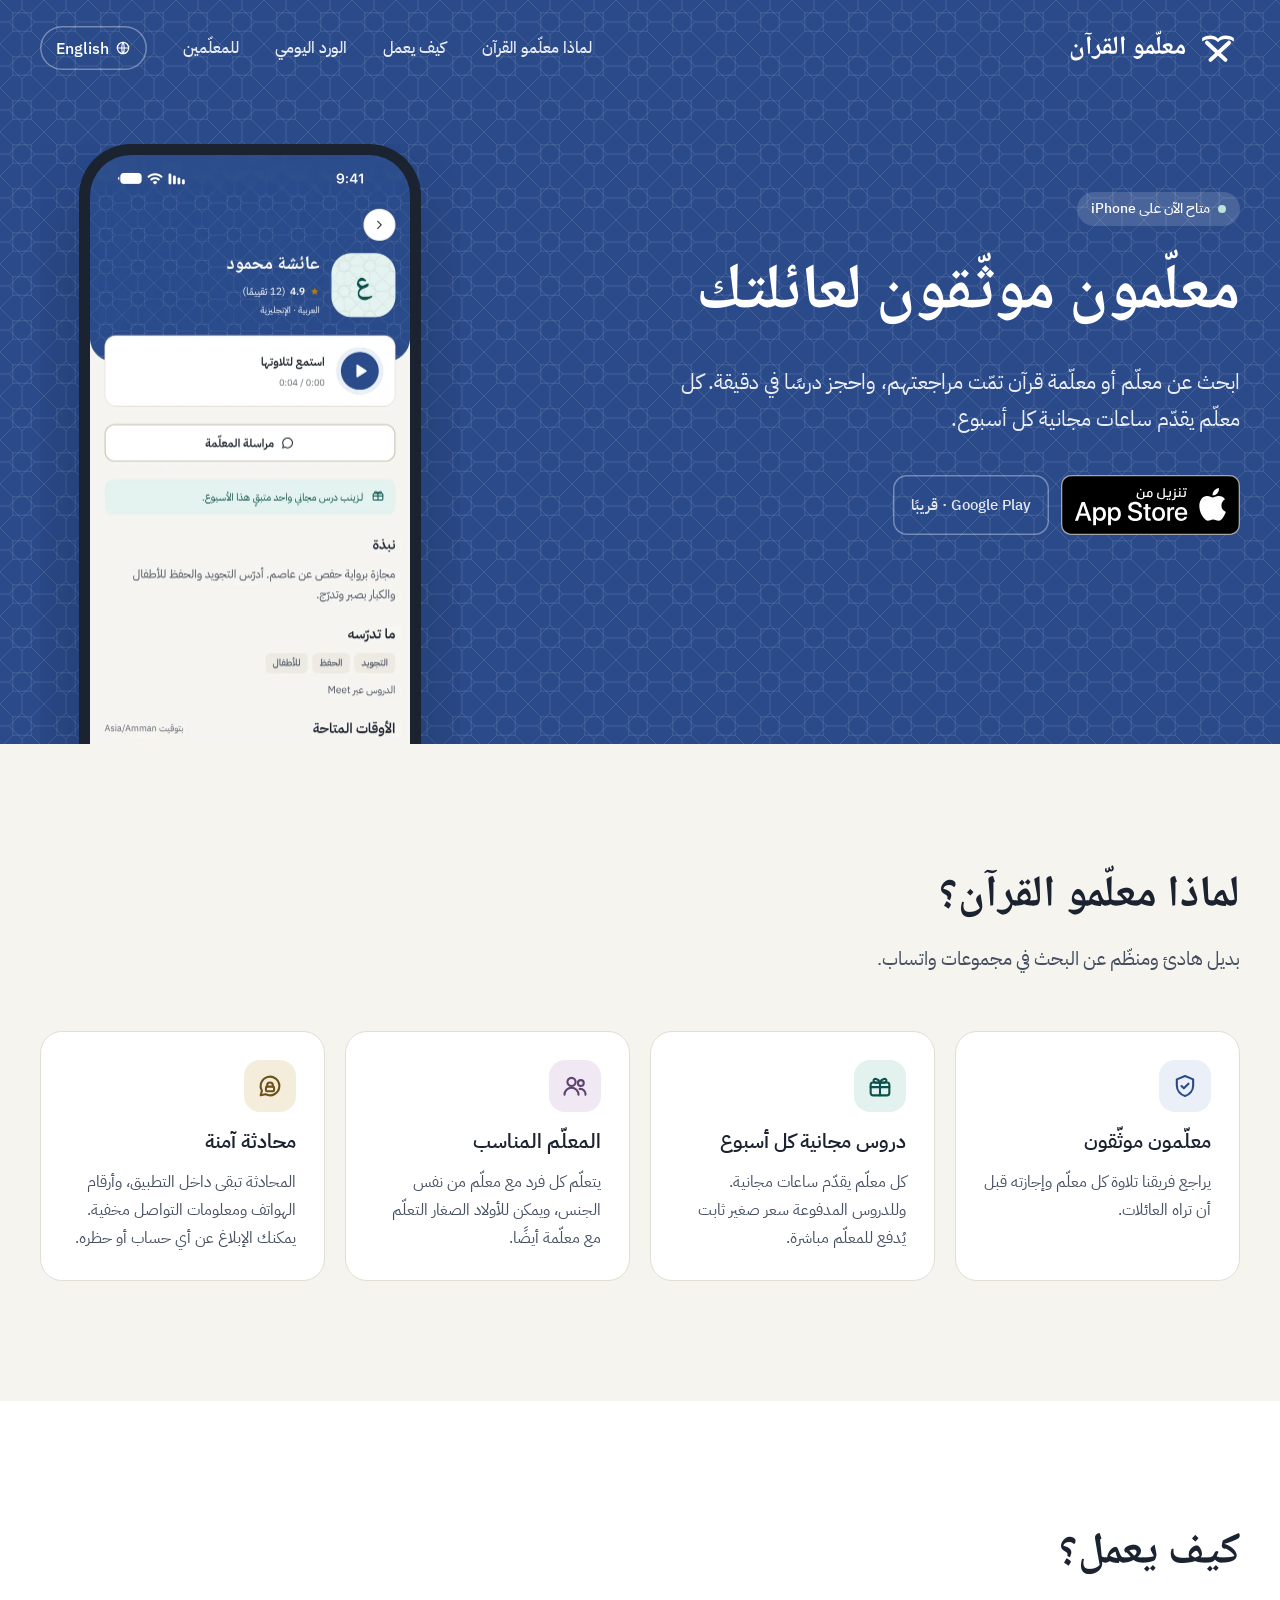
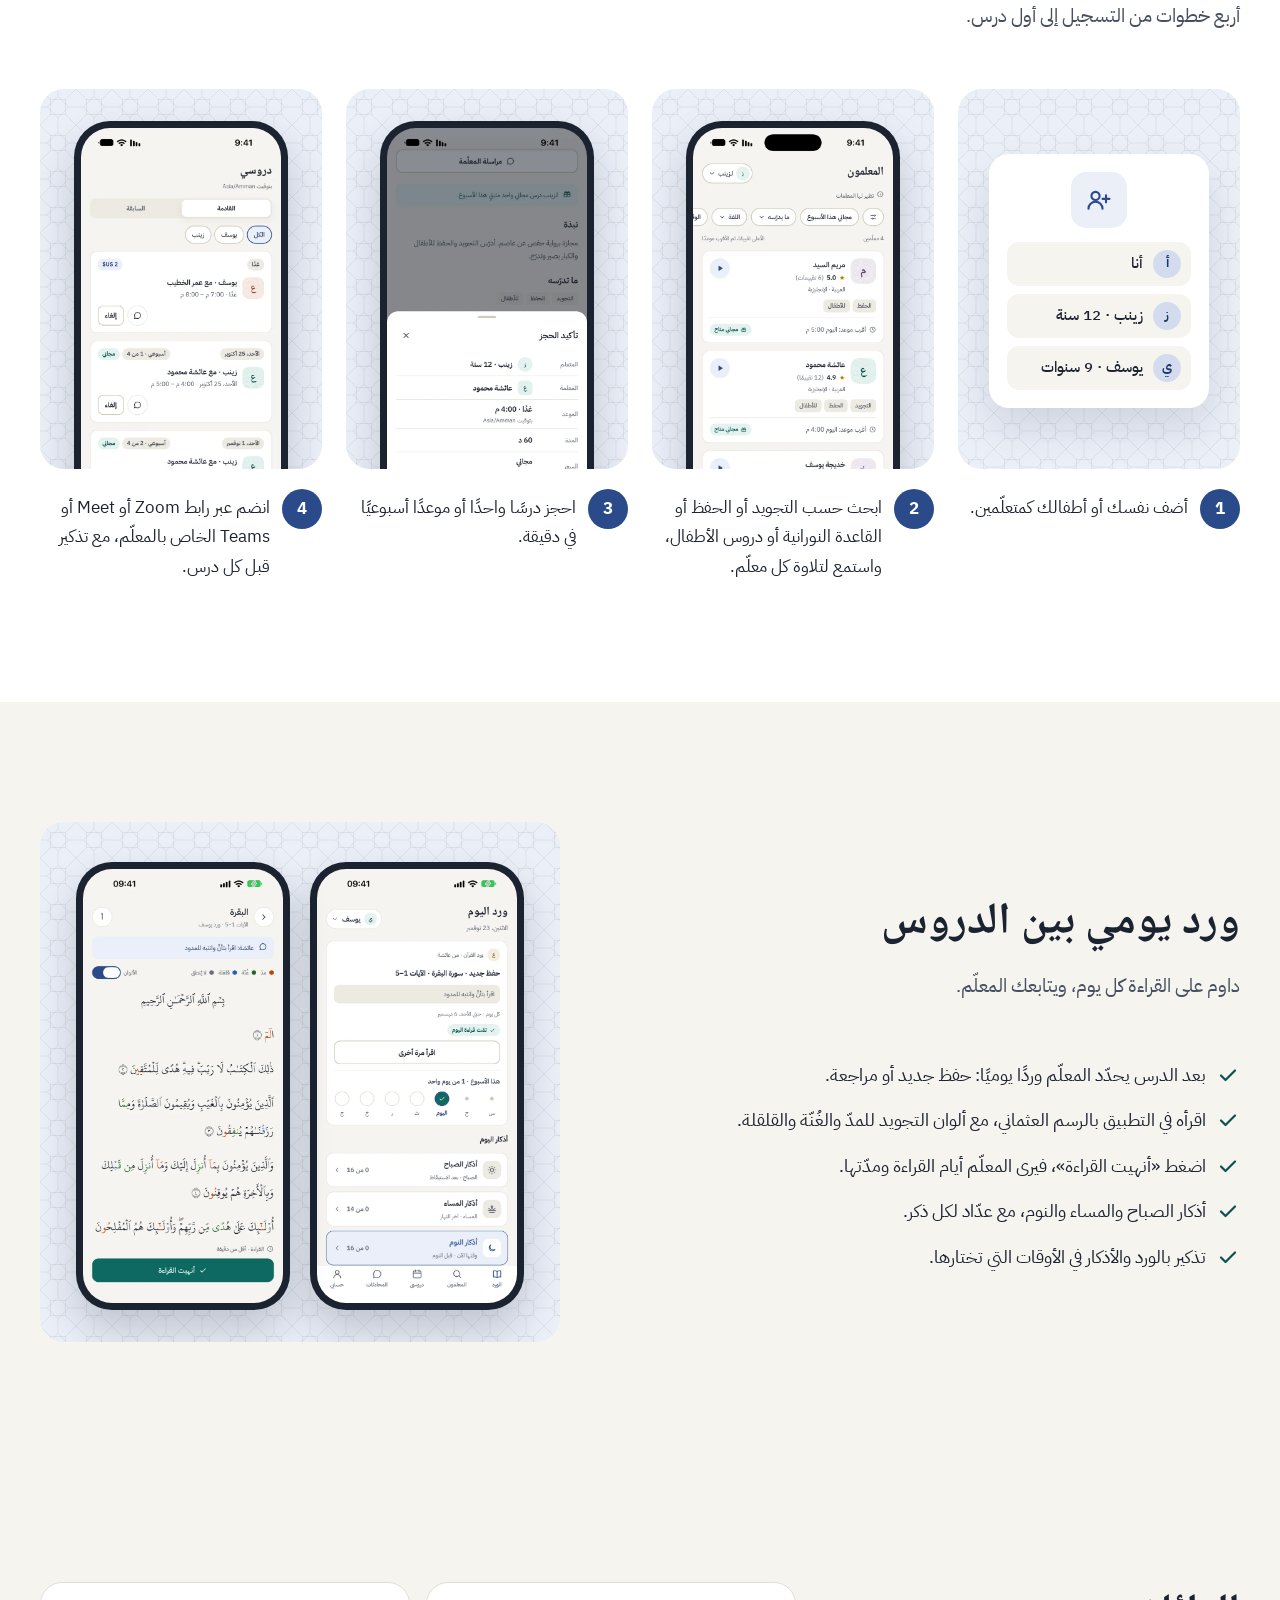
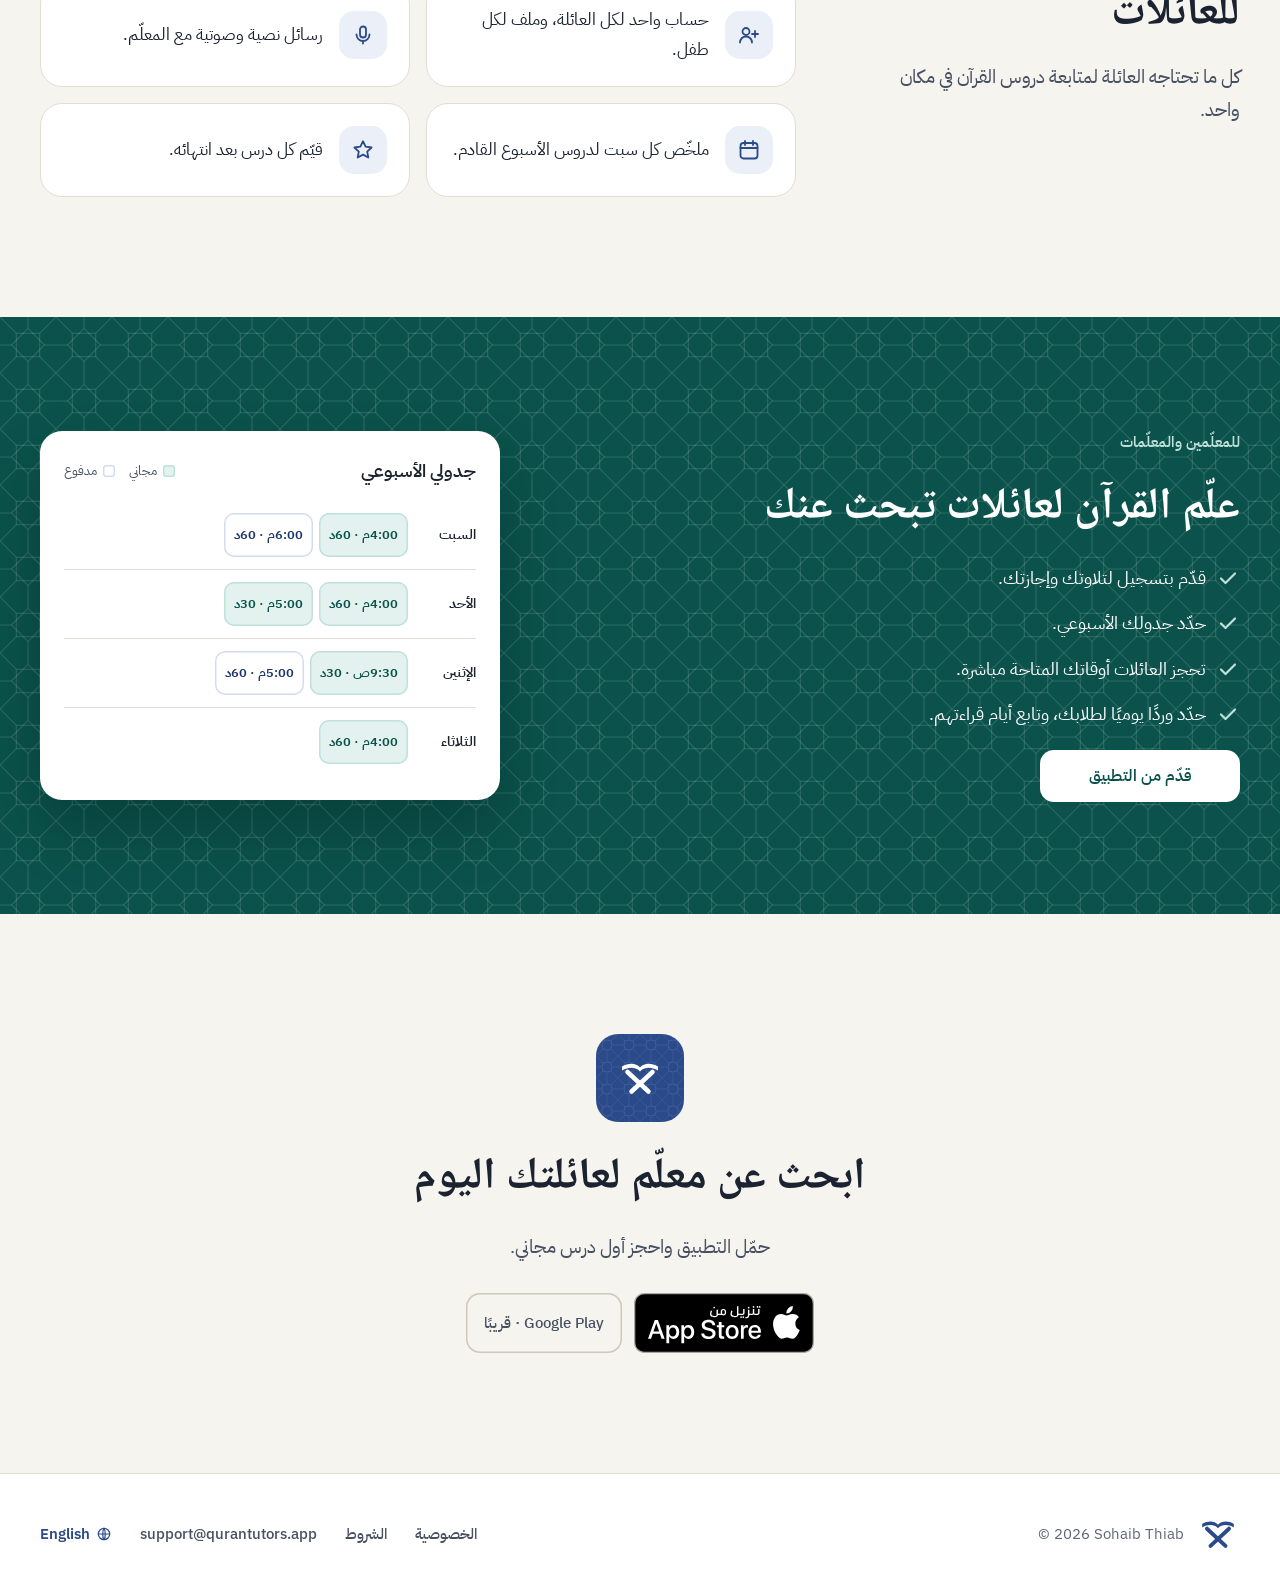
<file: index.html>
<!doctype html>
<html lang="ar" dir="rtl">
<head>
<meta charset="utf-8">
<meta name="viewport" content="width=device-width, initial-scale=1">
<title>معلّمو القرآن · معلّمون موثّقون لعائلتك</title>
<meta name="description" content="ابحث عن معلّم أو معلّمة قرآن تمّت مراجعتهم، واحجز درسًا في دقيقة. كل معلّم يقدّم ساعات مجانية كل أسبوع، ويحدّد وردًا يوميًا بألوان التجويد. تطبيق معلّمو القرآن على iPhone.">
<link rel="canonical" href="https://qurantutors.app/">
<link rel="alternate" hreflang="ar" href="https://qurantutors.app/">
<link rel="alternate" hreflang="en" href="https://qurantutors.app/en/">
<link rel="alternate" hreflang="x-default" href="https://qurantutors.app/">
<meta property="og:type" content="website">
<meta property="og:url" content="https://qurantutors.app/">
<meta property="og:title" content="معلّمو القرآن · معلّمون موثّقون لعائلتك">
<meta property="og:description" content="ابحث عن معلّم قرآن تمّت مراجعته، واحجز درسًا في دقيقة. ساعات مجانية كل أسبوع.">
<meta property="og:image" content="https://qurantutors.app/assets/icon-512.png">
<meta property="og:locale" content="ar_AR">
<meta property="og:locale:alternate" content="en_GB">
<meta name="twitter:card" content="summary">
<link rel="icon" type="image/png" href="favicon.png">
<link rel="apple-touch-icon" href="assets/apple-touch-icon.png">
<link rel="preconnect" href="https://fonts.googleapis.com">
<link rel="preconnect" href="https://fonts.gstatic.com" crossorigin>
<link rel="stylesheet" href="https://fonts.googleapis.com/css2?family=IBM+Plex+Sans+Arabic:wght@400;500;600;700&family=IBM+Plex+Sans:wght@400;500;600&family=Noto+Naskh+Arabic:wght@600;700&display=swap">
<link rel="stylesheet" href="landing.css">
<!-- APP_STORE_URL is set in the script below. -->
<script>
  // APP_STORE_URL: after Apple approves the app, paste its App Store link between the quotes.
  // That one line switches the page from "coming soon" to "live": App Store badges and
  // "Apply in the app" appear (class when-live), the "coming soon" bits hide (class when-soon).
  const APP_STORE_URL = 'https://apps.apple.com/app/id6824174298';
  if (APP_STORE_URL) {
    document.documentElement.classList.add('live');
    addEventListener('DOMContentLoaded', () => document.querySelectorAll('[data-app-store]').forEach(a => a.href = APP_STORE_URL));
  }
</script>
</head>
<body>
<!-- The logo, drawn once and reused with <use href="#logo"> -->
<svg width="0" height="0" style="position:absolute" aria-hidden="true"><symbol id="logo" viewBox="0 0 100 100"><g transform="translate(0 -7)"><path fill="currentColor" d="M14 34 C28 26 42 27 50 36 C58 27 72 26 86 34 L86 42 C72 34 58 35 50 44 C42 35 28 34 14 42 Z"/><path d="M25 45 L67 84 M75 45 L33 84" fill="none" stroke="currentColor" stroke-width="9" stroke-linecap="round"/></g></symbol></svg>

<header class="hero">
  <nav class="in nav" aria-label="القائمة الرئيسية">
    <a class="brand" href="/"><svg width="34" height="34" aria-hidden="true"><use href="#logo"/></svg><span class="disp">معلّمو القرآن</span></a>
    <div class="nav-links">
      <a class="nav-link" href="#why">لماذا معلّمو القرآن</a>
      <a class="nav-link" href="#how">كيف يعمل</a>
      <a class="nav-link" href="#wird">الورد اليومي</a>
      <a class="nav-link" href="#teachers">للمعلّمين</a>
      <a class="nav-link lang" href="en/" lang="en" hreflang="en"><svg class="ic s16" viewBox="0 0 24 24" aria-hidden="true"><circle cx="12" cy="12" r="8.5"/><path d="M3.5 12h17M12 3.5c2.5 2.7 2.5 14.3 0 17M12 3.5c-2.5 2.7-2.5 14.3 0 17"/></svg>English</a>
    </div>
  </nav>

  <div class="in hero-grid">
    <div class="hero-copy">
      <span class="chip"><span class="when-soon">قريبًا على iPhone</span><span class="when-live">متاح الآن على iPhone</span></span>
      <h1 class="disp">معلّمون موثّقون لعائلتك</h1>
      <p class="lead">ابحث عن معلّم أو معلّمة قرآن تمّت مراجعتهم، واحجز درسًا في دقيقة. كل معلّم يقدّم ساعات مجانية كل أسبوع.</p>
      <div class="stores">
        <a class="badge when-live" data-app-store><img src="assets/app-store-badge-ar.svg" alt="حمّله من App Store" width="180" height="60"></a>
        <span class="soon when-soon">App Store · قريبًا</span>
        <span class="soon">Google Play · قريبًا</span>
      </div>
    </div>
    <div class="hero-phone">
      <div class="phone"><img src="assets/ar-2-teacher-page.webp" width="640" height="1391" alt="صفحة المعلّمة عائشة محمود في التطبيق: تقييم 4.9، زر للاستماع إلى تلاوتها، ما تدرّسه (تجويد، حفظ، للأطفال)، والمواعيد المتاحة مع درس مجاني."></div>
    </div>
  </div>
</header>

<main>
  <section id="why" class="sec">
    <div class="in">
      <div class="sec-head">
        <h2 class="disp">لماذا معلّمو القرآن؟</h2>
        <p class="muted">بديل هادئ ومنظّم عن البحث في مجموعات واتساب.</p>
      </div>
      <div class="cards">
        <article class="card">
          <span class="icon-box"><svg class="ic s28" viewBox="0 0 24 24" aria-hidden="true"><path d="M12 3.5l7 2.8v5.2c0 4.3-3 7.7-7 9-4-1.3-7-4.7-7-9V6.3z"/><path d="M9 12l2 2 4-4"/></svg></span>
          <h3>معلّمون موثّقون</h3>
          <p class="muted">يراجع فريقنا تلاوة كل معلّم وإجازته قبل أن تراه العائلات.</p>
        </article>
        <article class="card">
          <span class="icon-box teal"><svg class="ic s28" viewBox="0 0 24 24" aria-hidden="true"><rect x="4" y="9" width="16" height="11" rx="2"/><path d="M4 13h16M12 9v11M12 9c-1.5-3.5-5.5-4-5.5-1.5S10 9 12 9zm0 0c1.5-3.5 5.5-4 5.5-1.5S14 9 12 9z"/></svg></span>
          <h3>دروس مجانية كل أسبوع</h3>
          <p class="muted">كل معلّم يقدّم ساعات مجانية. وللدروس المدفوعة سعر صغير ثابت يُدفع للمعلّم مباشرة.</p>
        </article>
        <article class="card">
          <span class="icon-box plum"><svg class="ic s28" viewBox="0 0 24 24" aria-hidden="true"><circle cx="9" cy="8.5" r="3.5"/><path d="M3 19.5a6 6 0 0 1 12 0"/><circle cx="17" cy="9.5" r="2.5"/><path d="M16 14.5a4.5 4.5 0 0 1 5 5"/></svg></span>
          <h3>المعلّم المناسب</h3>
          <p class="muted">يتعلّم كل فرد مع معلّم من نفس الجنس، ويمكن للأولاد الصغار التعلّم مع معلّمة أيضًا.</p>
        </article>
        <article class="card">
          <span class="icon-box sand"><svg class="ic s28" viewBox="0 0 24 24" aria-hidden="true"><path d="M20 12a8 8 0 0 1-11.8 7L4 20l1.1-4A8 8 0 1 1 20 12z"/><path d="M9.5 12.5v-1a2.5 2.5 0 0 1 5 0v1"/><rect x="8.5" y="12.5" width="7" height="4" rx="1"/></svg></span>
          <h3>محادثة آمنة</h3>
          <p class="muted">المحادثة تبقى داخل التطبيق، وأرقام الهواتف ومعلومات التواصل مخفية. يمكنك الإبلاغ عن أي حساب أو حظره.</p>
        </article>
      </div>
    </div>
  </section>

  <section id="how" class="sec sec-white">
    <div class="in"><div class="sec-head">
      <h2 class="disp">كيف يعمل؟</h2>
      <p class="muted">أربع خطوات من التسجيل إلى أول درس.</p>
    </div></div>
    <div class="in steps-wrap">
      <ol class="steps">
        <li class="step">
          <div class="tile">
            <div class="card learners" aria-hidden="true">
              <span class="icon-box"><svg class="ic s28" viewBox="0 0 24 24"><circle cx="9" cy="8.5" r="3.5"/><path d="M3 19.5a6 6 0 0 1 12 0"/><path d="M18 8v6M15 11h6"/></svg></span>
              <span class="learner"><b>أ</b>أنا</span>
              <span class="learner"><b>ز</b>زينب · 12 سنة</span>
              <span class="learner"><b>ي</b>يوسف · 9 سنوات</span>
            </div>
          </div>
          <div class="step-text"><span class="num">1</span><p>أضف نفسك أو أطفالك كمتعلّمين.</p></div>
        </li>
        <li class="step">
          <div class="tile"><div class="phone sm"><img src="assets/ar-1-teachers.webp" width="640" height="1391" loading="lazy" alt="قائمة المعلّمات في التطبيق مع التقييم، وما تدرّسه كل معلّمة، وأقرب موعد، وعلامة «متاح مجانًا»."></div></div>
          <div class="step-text"><span class="num">2</span><p>ابحث حسب التجويد أو الحفظ أو القاعدة النورانية أو دروس الأطفال، واستمع لتلاوة كل معلّم.</p></div>
        </li>
        <li class="step">
          <div class="tile"><div class="phone sm"><img src="assets/ar-3-booking.webp" width="640" height="1391" loading="lazy" alt="شاشة تأكيد الحجز: المتعلّمة زينب، المعلّمة عائشة محمود، الغد الساعة 4:00 م لمدة 60 دقيقة، مجانًا، مع خيار التكرار كل أسبوع."></div></div>
          <div class="step-text"><span class="num">3</span><p>احجز درسًا واحدًا أو موعدًا أسبوعيًا في دقيقة.</p></div>
        </li>
        <li class="step">
          <div class="tile"><div class="phone sm"><img src="assets/ar-5-my-lessons.webp" width="640" height="1391" loading="lazy" alt="شاشة «دروسي» تعرض الدروس القادمة لكل طفل، مع زر للمحادثة وزر للإلغاء."></div></div>
          <div class="step-text"><span class="num">4</span><p>انضم عبر رابط Zoom أو Meet أو Teams الخاص بالمعلّم، مع تذكير قبل كل درس.</p></div>
        </li>
      </ol>
    </div>
  </section>

  <section id="wird" class="sec wird">
    <div class="in wird-grid">
      <div class="wird-copy">
        <div class="sec-head">
          <h2 class="disp">ورد يومي بين الدروس</h2>
          <p class="muted">داوم على القراءة كل يوم، ويتابعك المعلّم.</p>
        </div>
        <ul class="ticks">
          <li><svg class="ic" viewBox="0 0 24 24" aria-hidden="true"><path d="M5 12.5l4.5 4.5L19 7.5"/></svg>بعد الدرس يحدّد المعلّم وردًا يوميًا: حفظ جديد أو مراجعة.</li>
          <li><svg class="ic" viewBox="0 0 24 24" aria-hidden="true"><path d="M5 12.5l4.5 4.5L19 7.5"/></svg>اقرأه في التطبيق بالرسم العثماني، مع ألوان التجويد للمدّ والغُنّة والقلقلة.</li>
          <li><svg class="ic" viewBox="0 0 24 24" aria-hidden="true"><path d="M5 12.5l4.5 4.5L19 7.5"/></svg>اضغط «أنهيت القراءة»، فيرى المعلّم أيام القراءة ومدّتها.</li>
          <li><svg class="ic" viewBox="0 0 24 24" aria-hidden="true"><path d="M5 12.5l4.5 4.5L19 7.5"/></svg>أذكار الصباح والمساء والنوم، مع عدّاد لكل ذكر.</li>
          <li><svg class="ic" viewBox="0 0 24 24" aria-hidden="true"><path d="M5 12.5l4.5 4.5L19 7.5"/></svg>تذكير بالورد والأذكار في الأوقات التي تختارها.</li>
        </ul>
      </div>
      <div class="wird-phones">
        <div class="phone sm"><img src="assets/ar-6-wird.webp" width="640" height="1391" loading="lazy" alt="ورد اليوم ليوسف: سورة البقرة الآيات ١–٥ من معلّمته عائشة، تمّت قراءته اليوم، مع أيام القراءة هذا الأسبوع وأذكار الصباح والمساء والنوم."></div>
        <div class="phone sm"><img src="assets/ar-7-reader.webp" width="640" height="1391" loading="lazy" alt="شاشة القراءة تعرض سورة البقرة الآيات ١–٥ بألوان التجويد للمدّ والغُنّة والقلقلة والحروف التي لا تُنطق، وزر «أنهيت القراءة»."></div>
      </div>
    </div>
  </section>

  <section id="families" class="sec">
    <div class="in fam-grid">
      <div class="sec-head">
        <h2 class="disp">للعائلات</h2>
        <p class="muted">كل ما تحتاجه العائلة لمتابعة دروس القرآن في مكان واحد.</p>
      </div>
      <ul class="feats">
        <li class="card"><span class="icon-box"><svg class="ic" viewBox="0 0 24 24" aria-hidden="true"><circle cx="9" cy="8.5" r="3.5"/><path d="M3 19.5a6 6 0 0 1 12 0"/><path d="M18 8v6M15 11h6"/></svg></span><span>حساب واحد لكل العائلة، وملف لكل طفل.</span></li>
        <li class="card"><span class="icon-box"><svg class="ic" viewBox="0 0 24 24" aria-hidden="true"><rect x="9" y="3.5" width="6" height="11" rx="3"/><path d="M5.5 11.5a6.5 6.5 0 0 0 13 0M12 18v2.5"/></svg></span><span>رسائل نصية وصوتية مع المعلّم.</span></li>
        <li class="card"><span class="icon-box"><svg class="ic" viewBox="0 0 24 24" aria-hidden="true"><rect x="3.5" y="5" width="17" height="15.5" rx="3"/><path d="M3.5 10h17M8 3v4M16 3v4"/></svg></span><span>ملخّص كل سبت لدروس الأسبوع القادم.</span></li>
        <li class="card"><span class="icon-box"><svg class="ic" viewBox="0 0 24 24" aria-hidden="true"><path d="M12 3.2l2.6 5.5 6 .8-4.4 4.1 1.1 5.9L12 16.6l-5.3 2.9 1.1-5.9L3.4 9.5l6-.8z"/></svg></span><span>قيّم كل درس بعد انتهائه.</span></li>
      </ul>
    </div>
  </section>

  <section id="teachers" class="sec hero teach">
    <div class="in teach-grid">
      <div class="teach-copy">
        <span class="eyebrow">للمعلّمين والمعلّمات</span>
        <h2 class="disp">علّم القرآن لعائلات تبحث عنك</h2>
        <ul class="ticks">
          <li><svg class="ic" viewBox="0 0 24 24" aria-hidden="true"><path d="M5 12.5l4.5 4.5L19 7.5"/></svg>قدّم بتسجيل لتلاوتك وإجازتك.</li>
          <li><svg class="ic" viewBox="0 0 24 24" aria-hidden="true"><path d="M5 12.5l4.5 4.5L19 7.5"/></svg>حدّد جدولك الأسبوعي.</li>
          <li><svg class="ic" viewBox="0 0 24 24" aria-hidden="true"><path d="M5 12.5l4.5 4.5L19 7.5"/></svg>تحجز العائلات أوقاتك المتاحة مباشرة.</li>
          <li><svg class="ic" viewBox="0 0 24 24" aria-hidden="true"><path d="M5 12.5l4.5 4.5L19 7.5"/></svg>حدّد وردًا يوميًا لطلابك، وتابع أيام قراءتهم.</li>
        </ul>
        <a class="btn when-live" data-app-store>قدّم من التطبيق</a>
      </div>
      <div class="card schedule" role="img" aria-label="مثال على جدول أسبوعي لمعلّم، فيه مواعيد مجانية ومواعيد مدفوعة.">
        <div class="schedule-head"><span>جدولي الأسبوعي</span><span class="legend"><i class="free"></i><span>مجاني</span><i class="paid"></i><span>مدفوع</span></span></div>
        <div class="dayrow"><span class="dayname">السبت</span><div class="slots"><span class="slot free">4:00م · 60د</span><span class="slot paid">6:00م · 60د</span></div></div>
        <div class="dayrow"><span class="dayname">الأحد</span><div class="slots"><span class="slot free">4:00م · 60د</span><span class="slot free">5:00م · 30د</span></div></div>
        <div class="dayrow"><span class="dayname">الإثنين</span><div class="slots"><span class="slot free">9:30ص · 30د</span><span class="slot paid">5:00م · 60د</span></div></div>
        <div class="dayrow extra"><span class="dayname">الثلاثاء</span><div class="slots"><span class="slot free">4:00م · 60د</span></div></div>
      </div>
    </div>
  </section>

  <section id="download" class="sec">
    <div class="in cta">
      <div class="hero app-tile"><svg width="50" height="50" aria-hidden="true"><use href="#logo"/></svg></div>
      <h2 class="disp">ابحث عن معلّم لعائلتك اليوم</h2>
      <p class="muted when-soon">قريبًا على iPhone، وأول درس يمكن أن يكون مجانيًا.</p>
      <p class="muted when-live">حمّل التطبيق واحجز أول درس مجاني.</p>
      <div class="stores">
        <a class="badge when-live" data-app-store><img src="assets/app-store-badge-ar.svg" alt="حمّله من App Store" width="180" height="60"></a>
        <span class="soon when-soon">App Store · قريبًا</span>
        <span class="soon">Google Play · قريبًا</span>
      </div>
    </div>
  </section>
</main>

<footer class="foot">
  <div class="in foot-in">
    <div class="foot-top">
      <a class="brand" href="/"><svg width="30" height="30" aria-hidden="true"><use href="#logo"/></svg><span class="disp">معلّمو القرآن</span></a>
      <a class="nav-link lang-foot" href="en/" lang="en" hreflang="en">English</a>
    </div>
    <nav aria-label="روابط أسفل الصفحة">
      <a class="nav-link" href="privacy.html#ar">الخصوصية</a>
      <a class="nav-link" href="terms.html#ar">الشروط</a>
      <a class="nav-link" href="mailto:support@qurantutors.app" lang="en">support@qurantutors.app</a>
      <a class="nav-link lang-foot" href="en/" lang="en" hreflang="en"><svg class="ic s16" viewBox="0 0 24 24" aria-hidden="true"><circle cx="12" cy="12" r="8.5"/><path d="M3.5 12h17M12 3.5c2.5 2.7 2.5 14.3 0 17M12 3.5c-2.5 2.7-2.5 14.3 0 17"/></svg>English</a>
    </nav>
    <span class="copy" lang="en" dir="ltr">© 2026 Sohaib Thiab</span>
  </div>
</footer>

</body>
</html>
</file>
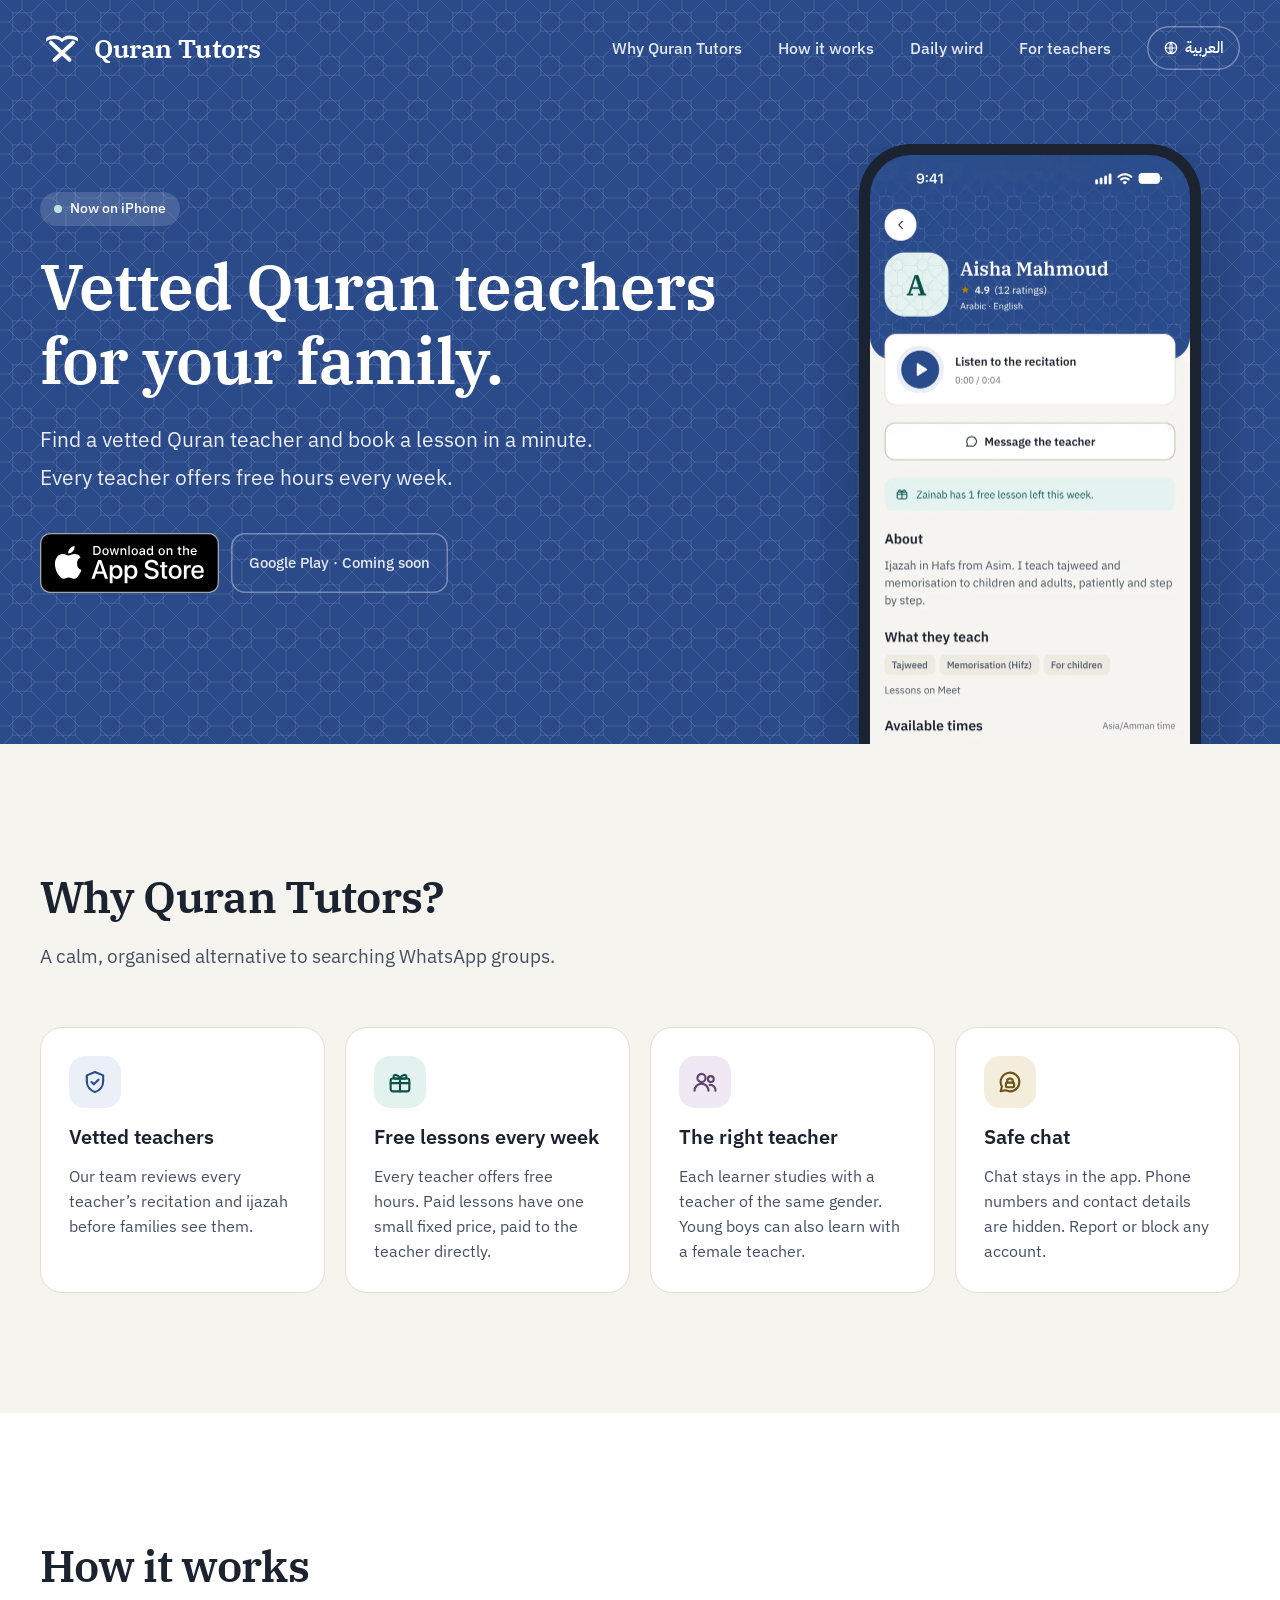
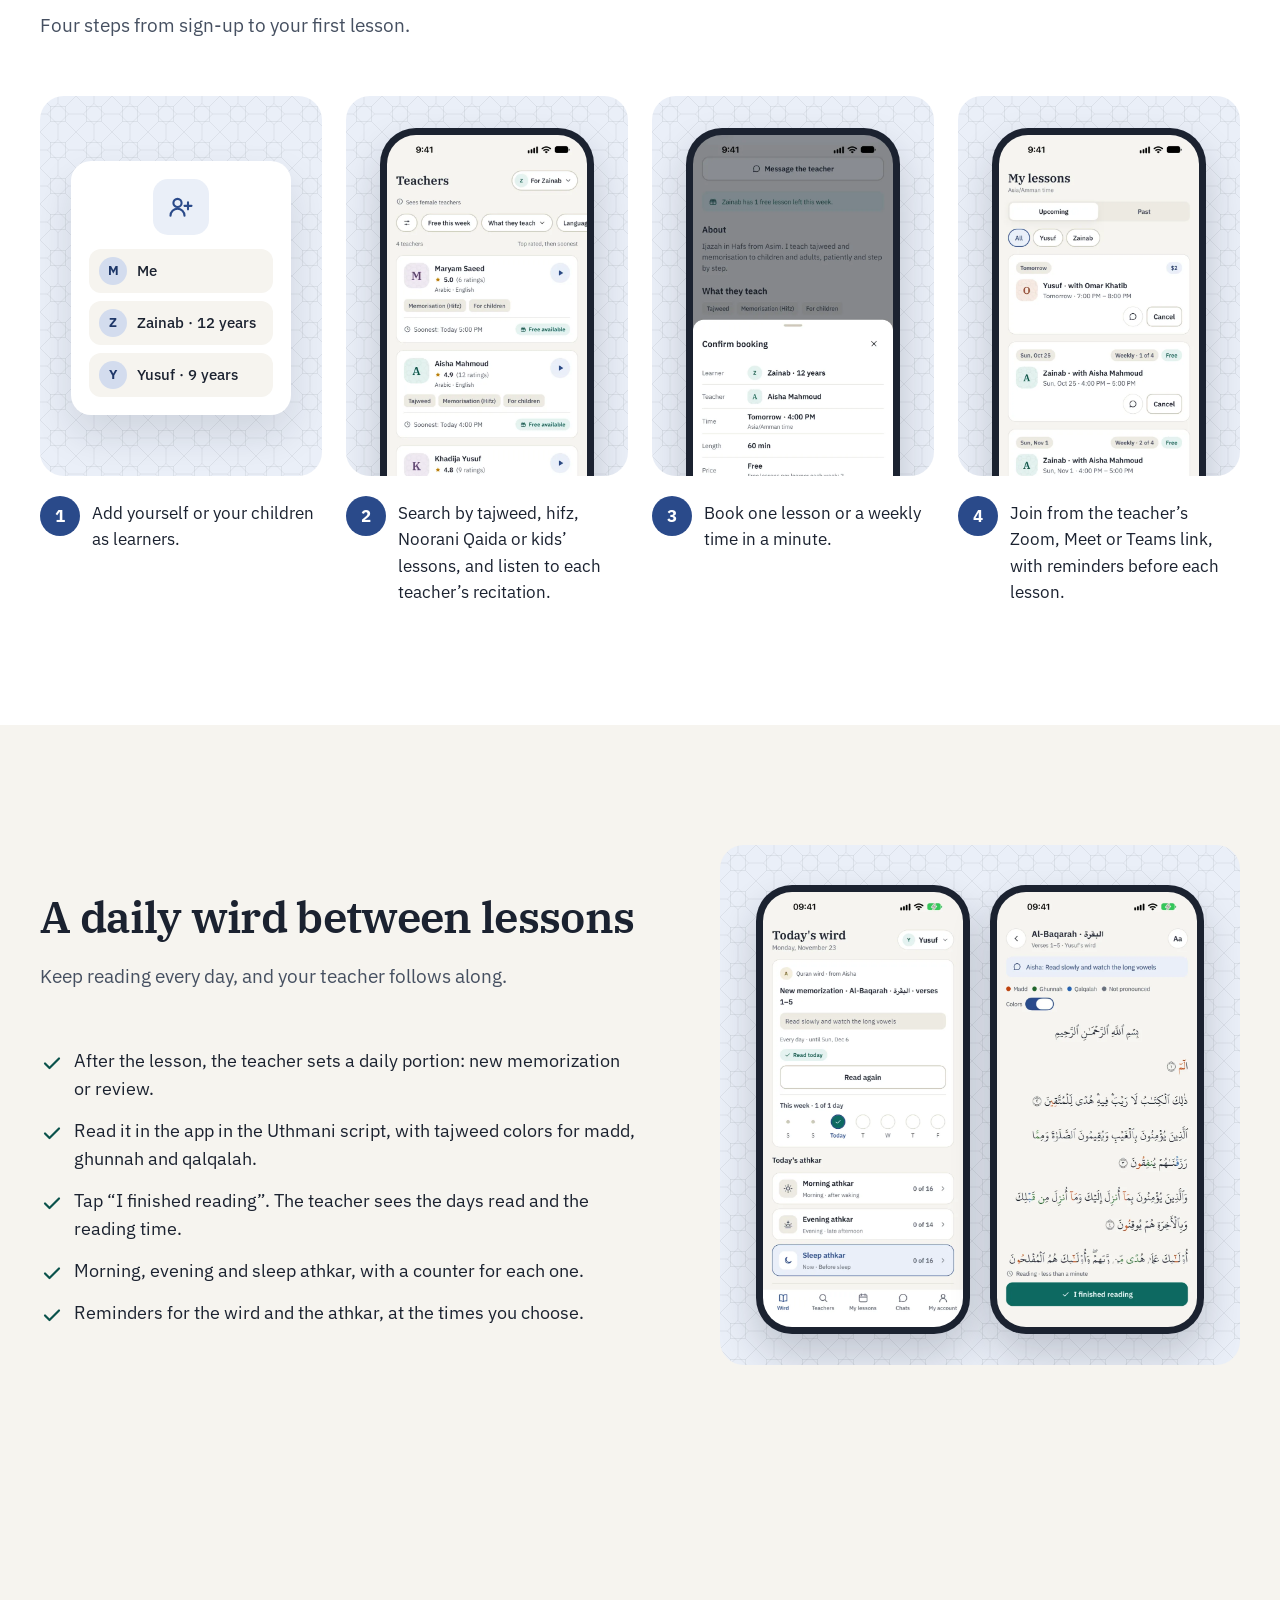
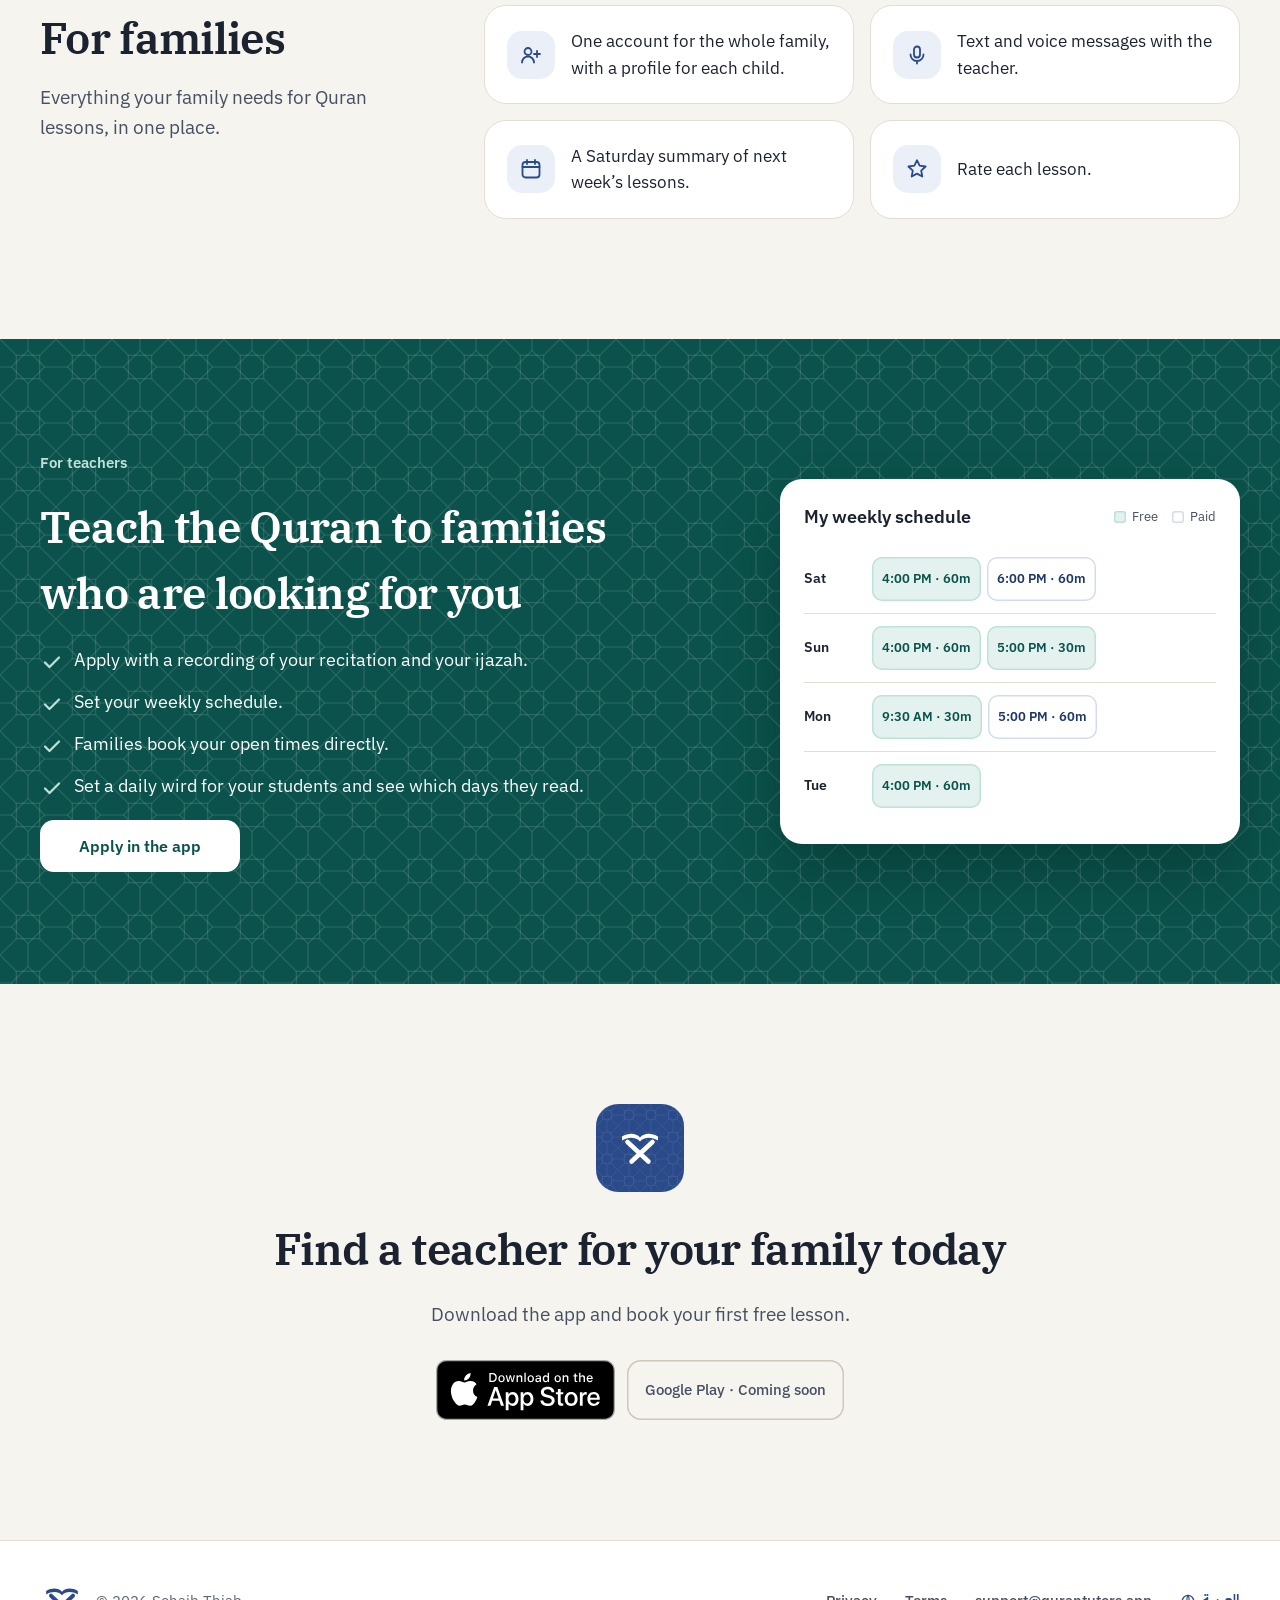
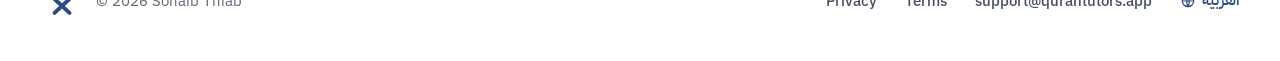
<file: en/index.html>
<!doctype html>
<html lang="en" dir="ltr">
<head>
<meta charset="utf-8">
<meta name="viewport" content="width=device-width, initial-scale=1">
<title>Quran Tutors · Vetted Quran teachers for your family</title>
<meta name="description" content="Find a vetted Quran teacher and book a lesson in a minute. Every teacher offers free hours every week, and sets a daily wird with tajweed colors. Quran Tutors, now on iPhone.">
<link rel="canonical" href="https://qurantutors.app/en/">
<link rel="alternate" hreflang="ar" href="https://qurantutors.app/">
<link rel="alternate" hreflang="en" href="https://qurantutors.app/en/">
<link rel="alternate" hreflang="x-default" href="https://qurantutors.app/">
<meta property="og:type" content="website">
<meta property="og:url" content="https://qurantutors.app/en/">
<meta property="og:title" content="Quran Tutors · Vetted Quran teachers for your family">
<meta property="og:description" content="Find a vetted Quran teacher and book a lesson in a minute. Free hours every week.">
<meta property="og:image" content="https://qurantutors.app/assets/icon-512.png">
<meta property="og:locale" content="en_GB">
<meta property="og:locale:alternate" content="ar_AR">
<meta name="twitter:card" content="summary">
<link rel="icon" type="image/png" href="../favicon.png">
<link rel="apple-touch-icon" href="../assets/apple-touch-icon.png">
<link rel="preconnect" href="https://fonts.googleapis.com">
<link rel="preconnect" href="https://fonts.gstatic.com" crossorigin>
<link rel="stylesheet" href="https://fonts.googleapis.com/css2?family=IBM+Plex+Sans:wght@400;500;600;700&family=IBM+Plex+Sans+Arabic:wght@500;600&family=IBM+Plex+Serif:wght@600&family=Noto+Naskh+Arabic:wght@700&display=swap">
<link rel="stylesheet" href="../landing.css">
<!-- APP_STORE_URL is set in the script below. -->
<script>
  // APP_STORE_URL: after Apple approves the app, paste its App Store link between the quotes.
  // That one line switches the page from "coming soon" to "live": App Store badges and
  // "Apply in the app" appear (class when-live), the "coming soon" bits hide (class when-soon).
  const APP_STORE_URL = 'https://apps.apple.com/app/id6824174298';
  if (APP_STORE_URL) {
    document.documentElement.classList.add('live');
    addEventListener('DOMContentLoaded', () => document.querySelectorAll('[data-app-store]').forEach(a => a.href = APP_STORE_URL));
  }
</script>
</head>
<body>
<!-- The logo, drawn once and reused with <use href="#logo"> -->
<svg width="0" height="0" style="position:absolute" aria-hidden="true"><symbol id="logo" viewBox="0 0 100 100"><g transform="translate(0 -7)"><path fill="currentColor" d="M14 34 C28 26 42 27 50 36 C58 27 72 26 86 34 L86 42 C72 34 58 35 50 44 C42 35 28 34 14 42 Z"/><path d="M25 45 L67 84 M75 45 L33 84" fill="none" stroke="currentColor" stroke-width="9" stroke-linecap="round"/></g></symbol></svg>

<header class="hero">
  <nav class="in nav" aria-label="Main">
    <a class="brand" href="./"><svg width="34" height="34" aria-hidden="true"><use href="#logo"/></svg><span class="disp">Quran Tutors</span></a>
    <div class="nav-links">
      <a class="nav-link" href="#why">Why Quran Tutors</a>
      <a class="nav-link" href="#how">How it works</a>
      <a class="nav-link" href="#wird">Daily wird</a>
      <a class="nav-link" href="#teachers">For teachers</a>
      <a class="nav-link lang" href="../" lang="ar" hreflang="ar"><svg class="ic s16" viewBox="0 0 24 24" aria-hidden="true"><circle cx="12" cy="12" r="8.5"/><path d="M3.5 12h17M12 3.5c2.5 2.7 2.5 14.3 0 17M12 3.5c-2.5 2.7-2.5 14.3 0 17"/></svg>العربية</a>
    </div>
  </nav>

  <div class="in hero-grid">
    <div class="hero-copy">
      <span class="chip"><span class="when-soon">Coming soon on iPhone</span><span class="when-live">Now on iPhone</span></span>
      <h1 class="disp">Vetted Quran teachers for your family.</h1>
      <p class="lead">Find a vetted Quran teacher and book a lesson in a minute. Every teacher offers free hours every week.</p>
      <div class="stores">
        <a class="badge when-live" data-app-store><img src="../assets/app-store-badge-en.svg" alt="Download on the App Store" width="180" height="60"></a>
        <span class="soon when-soon">App Store · Coming soon</span>
        <span class="soon">Google Play · Coming soon</span>
      </div>
    </div>
    <div class="hero-phone">
      <div class="phone"><img src="../assets/en-2-teacher-page.webp" width="640" height="1391" alt="Teacher page for Aisha Mahmoud in the app: 4.9 rating, a button to listen to her recitation, what she teaches (tajweed, hifz, children) and her open times, with a free lesson available."></div>
    </div>
  </div>
</header>

<main>
  <section id="why" class="sec">
    <div class="in">
      <div class="sec-head">
        <h2 class="disp">Why Quran Tutors?</h2>
        <p class="muted">A calm, organised alternative to searching WhatsApp groups.</p>
      </div>
      <div class="cards">
        <article class="card">
          <span class="icon-box"><svg class="ic s28" viewBox="0 0 24 24" aria-hidden="true"><path d="M12 3.5l7 2.8v5.2c0 4.3-3 7.7-7 9-4-1.3-7-4.7-7-9V6.3z"/><path d="M9 12l2 2 4-4"/></svg></span>
          <h3>Vetted teachers</h3>
          <p class="muted">Our team reviews every teacher’s recitation and ijazah before families see them.</p>
        </article>
        <article class="card">
          <span class="icon-box teal"><svg class="ic s28" viewBox="0 0 24 24" aria-hidden="true"><rect x="4" y="9" width="16" height="11" rx="2"/><path d="M4 13h16M12 9v11M12 9c-1.5-3.5-5.5-4-5.5-1.5S10 9 12 9zm0 0c1.5-3.5 5.5-4 5.5-1.5S14 9 12 9z"/></svg></span>
          <h3>Free lessons every week</h3>
          <p class="muted">Every teacher offers free hours. Paid lessons have one small fixed price, paid to the teacher directly.</p>
        </article>
        <article class="card">
          <span class="icon-box plum"><svg class="ic s28" viewBox="0 0 24 24" aria-hidden="true"><circle cx="9" cy="8.5" r="3.5"/><path d="M3 19.5a6 6 0 0 1 12 0"/><circle cx="17" cy="9.5" r="2.5"/><path d="M16 14.5a4.5 4.5 0 0 1 5 5"/></svg></span>
          <h3>The right teacher</h3>
          <p class="muted">Each learner studies with a teacher of the same gender. Young boys can also learn with a female teacher.</p>
        </article>
        <article class="card">
          <span class="icon-box sand"><svg class="ic s28" viewBox="0 0 24 24" aria-hidden="true"><path d="M20 12a8 8 0 0 1-11.8 7L4 20l1.1-4A8 8 0 1 1 20 12z"/><path d="M9.5 12.5v-1a2.5 2.5 0 0 1 5 0v1"/><rect x="8.5" y="12.5" width="7" height="4" rx="1"/></svg></span>
          <h3>Safe chat</h3>
          <p class="muted">Chat stays in the app. Phone numbers and contact details are hidden. Report or block any account.</p>
        </article>
      </div>
    </div>
  </section>

  <section id="how" class="sec sec-white">
    <div class="in"><div class="sec-head">
      <h2 class="disp">How it works</h2>
      <p class="muted">Four steps from sign-up to your first lesson.</p>
    </div></div>
    <div class="in steps-wrap">
      <ol class="steps">
        <li class="step">
          <div class="tile">
            <div class="card learners" aria-hidden="true">
              <span class="icon-box"><svg class="ic s28" viewBox="0 0 24 24"><circle cx="9" cy="8.5" r="3.5"/><path d="M3 19.5a6 6 0 0 1 12 0"/><path d="M18 8v6M15 11h6"/></svg></span>
              <span class="learner"><b>M</b>Me</span>
              <span class="learner"><b>Z</b>Zainab · 12 years</span>
              <span class="learner"><b>Y</b>Yusuf · 9 years</span>
            </div>
          </div>
          <div class="step-text"><span class="num">1</span><p>Add yourself or your children as learners.</p></div>
        </li>
        <li class="step">
          <div class="tile"><div class="phone sm"><img src="../assets/en-1-teachers.webp" width="640" height="1391" loading="lazy" alt="The teachers list in the app, with each teacher’s rating, what they teach, their soonest time and a “Free available” tag."></div></div>
          <div class="step-text"><span class="num">2</span><p>Search by tajweed, hifz, Noorani Qaida or kids’ lessons, and listen to each teacher’s recitation.</p></div>
        </li>
        <li class="step">
          <div class="tile"><div class="phone sm"><img src="../assets/en-3-booking.webp" width="640" height="1391" loading="lazy" alt="Confirm booking screen: learner Zainab, teacher Aisha Mahmoud, tomorrow at 4:00 PM for 60 minutes, free, with “Repeat weekly” turned on."></div></div>
          <div class="step-text"><span class="num">3</span><p>Book one lesson or a weekly time in a minute.</p></div>
        </li>
        <li class="step">
          <div class="tile"><div class="phone sm"><img src="../assets/en-5-my-lessons.webp" width="640" height="1391" loading="lazy" alt="My lessons screen listing upcoming lessons for each child, with chat and cancel buttons."></div></div>
          <div class="step-text"><span class="num">4</span><p>Join from the teacher’s Zoom, Meet or Teams link, with reminders before each lesson.</p></div>
        </li>
      </ol>
    </div>
  </section>

  <section id="wird" class="sec wird">
    <div class="in wird-grid">
      <div class="wird-copy">
        <div class="sec-head">
          <h2 class="disp">A daily wird between lessons</h2>
          <p class="muted">Keep reading every day, and your teacher follows along.</p>
        </div>
        <ul class="ticks">
          <li><svg class="ic" viewBox="0 0 24 24" aria-hidden="true"><path d="M5 12.5l4.5 4.5L19 7.5"/></svg>After the lesson, the teacher sets a daily portion: new memorization or review.</li>
          <li><svg class="ic" viewBox="0 0 24 24" aria-hidden="true"><path d="M5 12.5l4.5 4.5L19 7.5"/></svg>Read it in the app in the Uthmani script, with tajweed colors for madd, ghunnah and qalqalah.</li>
          <li><svg class="ic" viewBox="0 0 24 24" aria-hidden="true"><path d="M5 12.5l4.5 4.5L19 7.5"/></svg>Tap “I finished reading”. The teacher sees the days read and the reading time.</li>
          <li><svg class="ic" viewBox="0 0 24 24" aria-hidden="true"><path d="M5 12.5l4.5 4.5L19 7.5"/></svg>Morning, evening and sleep athkar, with a counter for each one.</li>
          <li><svg class="ic" viewBox="0 0 24 24" aria-hidden="true"><path d="M5 12.5l4.5 4.5L19 7.5"/></svg>Reminders for the wird and the athkar, at the times you choose.</li>
        </ul>
      </div>
      <div class="wird-phones">
        <div class="phone sm"><img src="../assets/en-6-wird.webp" width="640" height="1391" loading="lazy" alt="Today’s wird for Yusuf: Al-Baqarah verses 1–5 from his teacher Aisha, read today, this week’s reading days, and the morning, evening and sleep athkar."></div>
        <div class="phone sm"><img src="../assets/en-7-reader.webp" width="640" height="1391" loading="lazy" alt="The Quran reader showing Al-Baqarah verses 1–5 with tajweed colors for madd, ghunnah, qalqalah and silent letters, and an “I finished reading” button."></div>
      </div>
    </div>
  </section>

  <section id="families" class="sec">
    <div class="in fam-grid">
      <div class="sec-head">
        <h2 class="disp">For families</h2>
        <p class="muted">Everything your family needs for Quran lessons, in one place.</p>
      </div>
      <ul class="feats">
        <li class="card"><span class="icon-box"><svg class="ic" viewBox="0 0 24 24" aria-hidden="true"><circle cx="9" cy="8.5" r="3.5"/><path d="M3 19.5a6 6 0 0 1 12 0"/><path d="M18 8v6M15 11h6"/></svg></span><span>One account for the whole family, with a profile for each child.</span></li>
        <li class="card"><span class="icon-box"><svg class="ic" viewBox="0 0 24 24" aria-hidden="true"><rect x="9" y="3.5" width="6" height="11" rx="3"/><path d="M5.5 11.5a6.5 6.5 0 0 0 13 0M12 18v2.5"/></svg></span><span>Text and voice messages with the teacher.</span></li>
        <li class="card"><span class="icon-box"><svg class="ic" viewBox="0 0 24 24" aria-hidden="true"><rect x="3.5" y="5" width="17" height="15.5" rx="3"/><path d="M3.5 10h17M8 3v4M16 3v4"/></svg></span><span>A Saturday summary of next week’s lessons.</span></li>
        <li class="card"><span class="icon-box"><svg class="ic" viewBox="0 0 24 24" aria-hidden="true"><path d="M12 3.2l2.6 5.5 6 .8-4.4 4.1 1.1 5.9L12 16.6l-5.3 2.9 1.1-5.9L3.4 9.5l6-.8z"/></svg></span><span>Rate each lesson.</span></li>
      </ul>
    </div>
  </section>

  <section id="teachers" class="sec hero teach">
    <div class="in teach-grid">
      <div class="teach-copy">
        <span class="eyebrow">For teachers</span>
        <h2 class="disp">Teach the Quran to families who are looking for you</h2>
        <ul class="ticks">
          <li><svg class="ic" viewBox="0 0 24 24" aria-hidden="true"><path d="M5 12.5l4.5 4.5L19 7.5"/></svg>Apply with a recording of your recitation and your ijazah.</li>
          <li><svg class="ic" viewBox="0 0 24 24" aria-hidden="true"><path d="M5 12.5l4.5 4.5L19 7.5"/></svg>Set your weekly schedule.</li>
          <li><svg class="ic" viewBox="0 0 24 24" aria-hidden="true"><path d="M5 12.5l4.5 4.5L19 7.5"/></svg>Families book your open times directly.</li>
          <li><svg class="ic" viewBox="0 0 24 24" aria-hidden="true"><path d="M5 12.5l4.5 4.5L19 7.5"/></svg>Set a daily wird for your students and see which days they read.</li>
        </ul>
        <a class="btn when-live" data-app-store>Apply in the app</a>
      </div>
      <div class="card schedule" role="img" aria-label="Example of a teacher’s weekly schedule, with free and paid times.">
        <div class="schedule-head"><span>My weekly schedule</span><span class="legend"><i class="free"></i><span>Free</span><i class="paid"></i><span>Paid</span></span></div>
        <div class="dayrow"><span class="dayname">Sat</span><div class="slots"><span class="slot free">4:00 PM · 60m</span><span class="slot paid">6:00 PM · 60m</span></div></div>
        <div class="dayrow"><span class="dayname">Sun</span><div class="slots"><span class="slot free">4:00 PM · 60m</span><span class="slot free">5:00 PM · 30m</span></div></div>
        <div class="dayrow"><span class="dayname">Mon</span><div class="slots"><span class="slot free">9:30 AM · 30m</span><span class="slot paid">5:00 PM · 60m</span></div></div>
        <div class="dayrow extra"><span class="dayname">Tue</span><div class="slots"><span class="slot free">4:00 PM · 60m</span></div></div>
      </div>
    </div>
  </section>

  <section id="download" class="sec">
    <div class="in cta">
      <div class="hero app-tile"><svg width="50" height="50" aria-hidden="true"><use href="#logo"/></svg></div>
      <h2 class="disp">Find a teacher for your family today</h2>
      <p class="muted when-soon">Coming soon on iPhone. Your first lesson can be free.</p>
      <p class="muted when-live">Download the app and book your first free lesson.</p>
      <div class="stores">
        <a class="badge when-live" data-app-store><img src="../assets/app-store-badge-en.svg" alt="Download on the App Store" width="180" height="60"></a>
        <span class="soon when-soon">App Store · Coming soon</span>
        <span class="soon">Google Play · Coming soon</span>
      </div>
    </div>
  </section>
</main>

<footer class="foot">
  <div class="in foot-in">
    <div class="foot-top">
      <a class="brand" href="./"><svg width="30" height="30" aria-hidden="true"><use href="#logo"/></svg><span class="disp">Quran Tutors</span></a>
      <a class="nav-link lang-foot" href="../" lang="ar" hreflang="ar">العربية</a>
    </div>
    <nav aria-label="Footer">
      <a class="nav-link" href="../privacy.html#en">Privacy</a>
      <a class="nav-link" href="../terms.html#en">Terms</a>
      <a class="nav-link" href="mailto:support@qurantutors.app">support@qurantutors.app</a>
      <a class="nav-link lang-foot" href="../" lang="ar" hreflang="ar"><svg class="ic s16" viewBox="0 0 24 24" aria-hidden="true"><circle cx="12" cy="12" r="8.5"/><path d="M3.5 12h17M12 3.5c2.5 2.7 2.5 14.3 0 17M12 3.5c-2.5 2.7-2.5 14.3 0 17"/></svg>العربية</a>
    </nav>
    <span class="copy">© 2026 Sohaib Thiab</span>
  </div>
</footer>

</body>
</html>
</file>
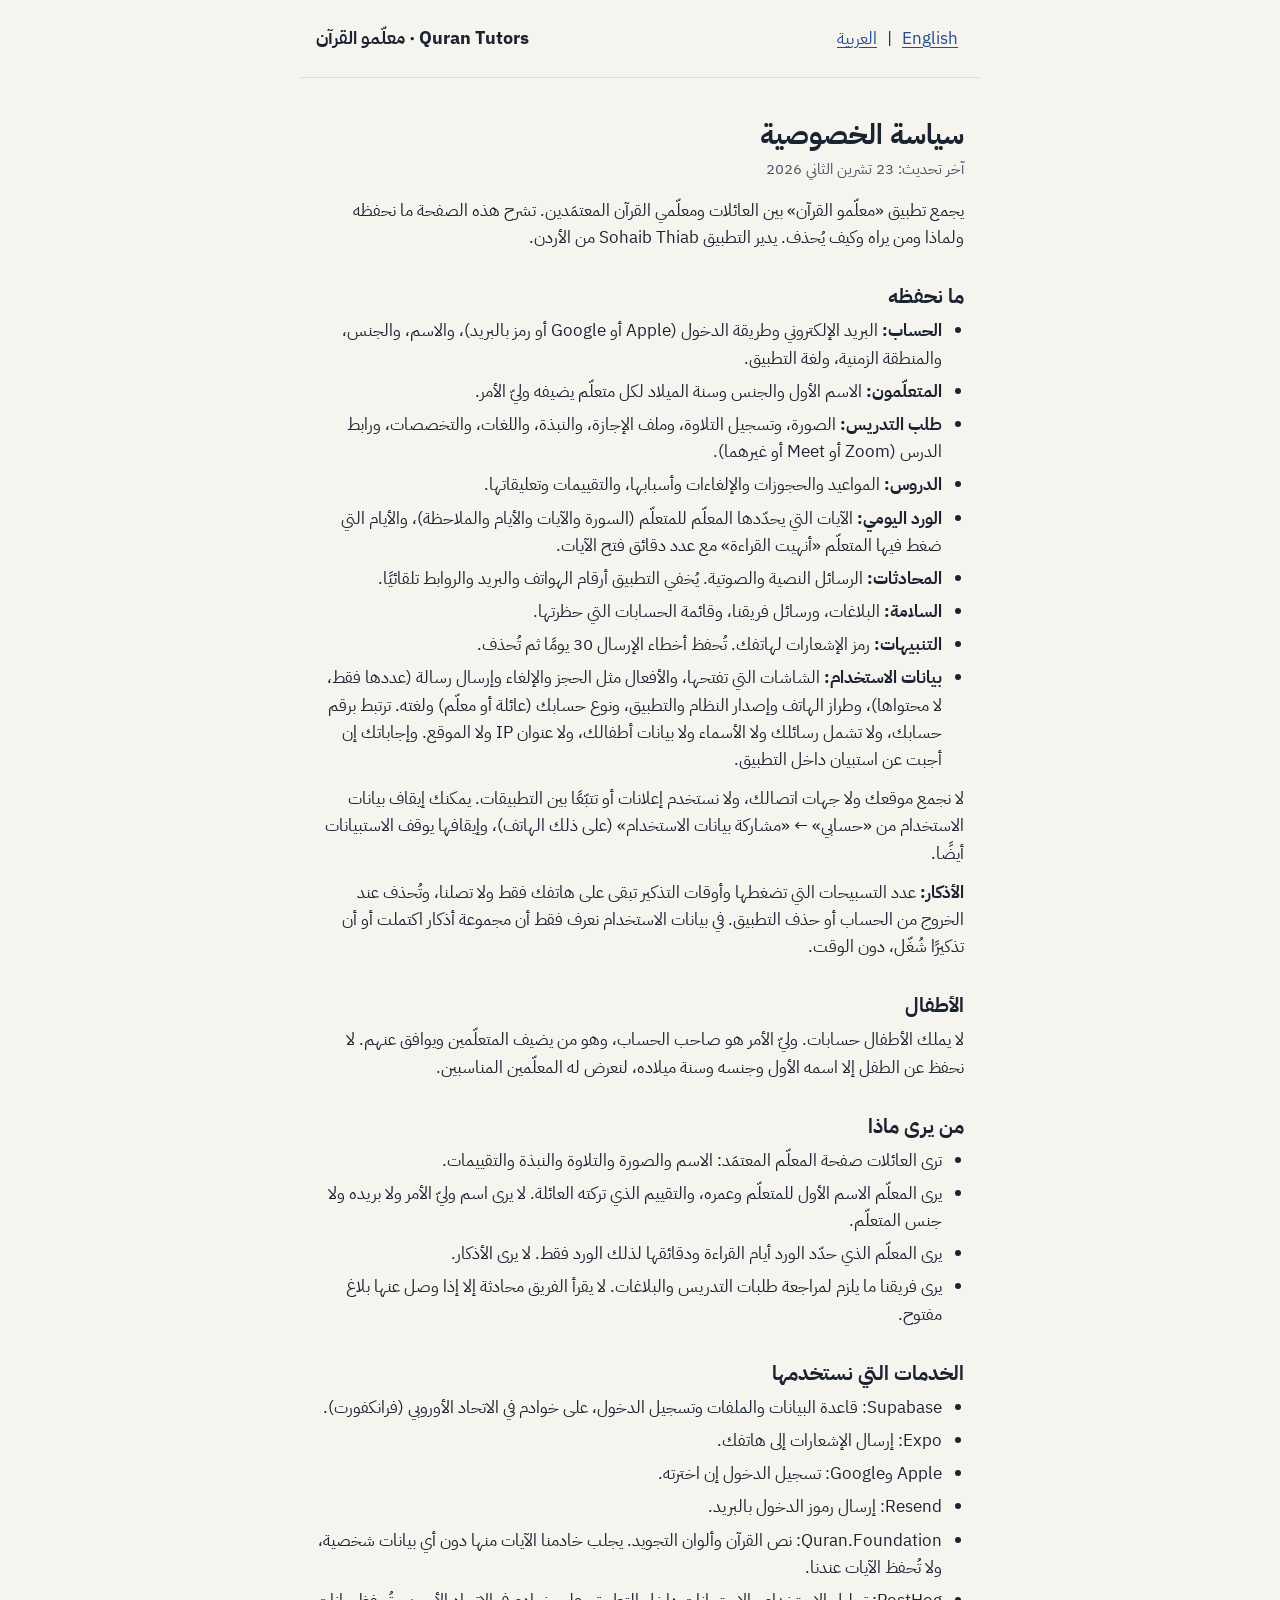
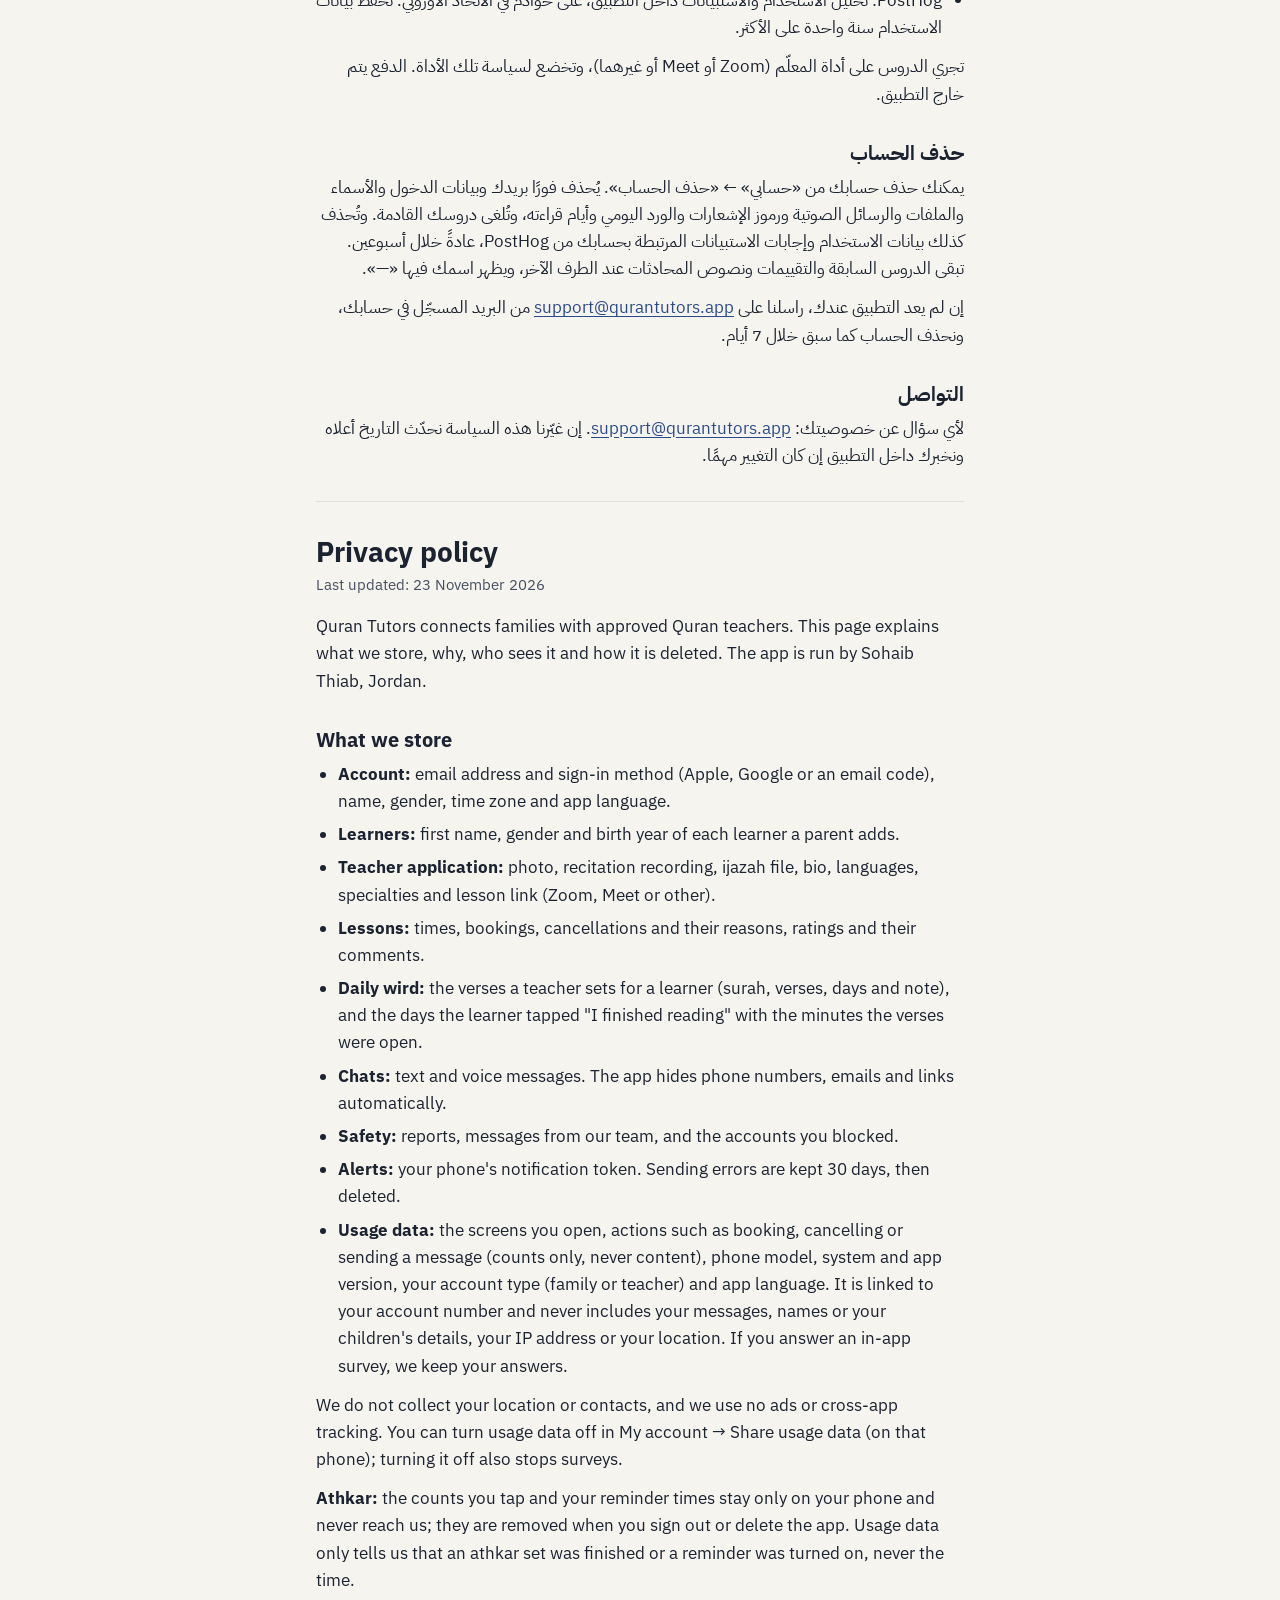
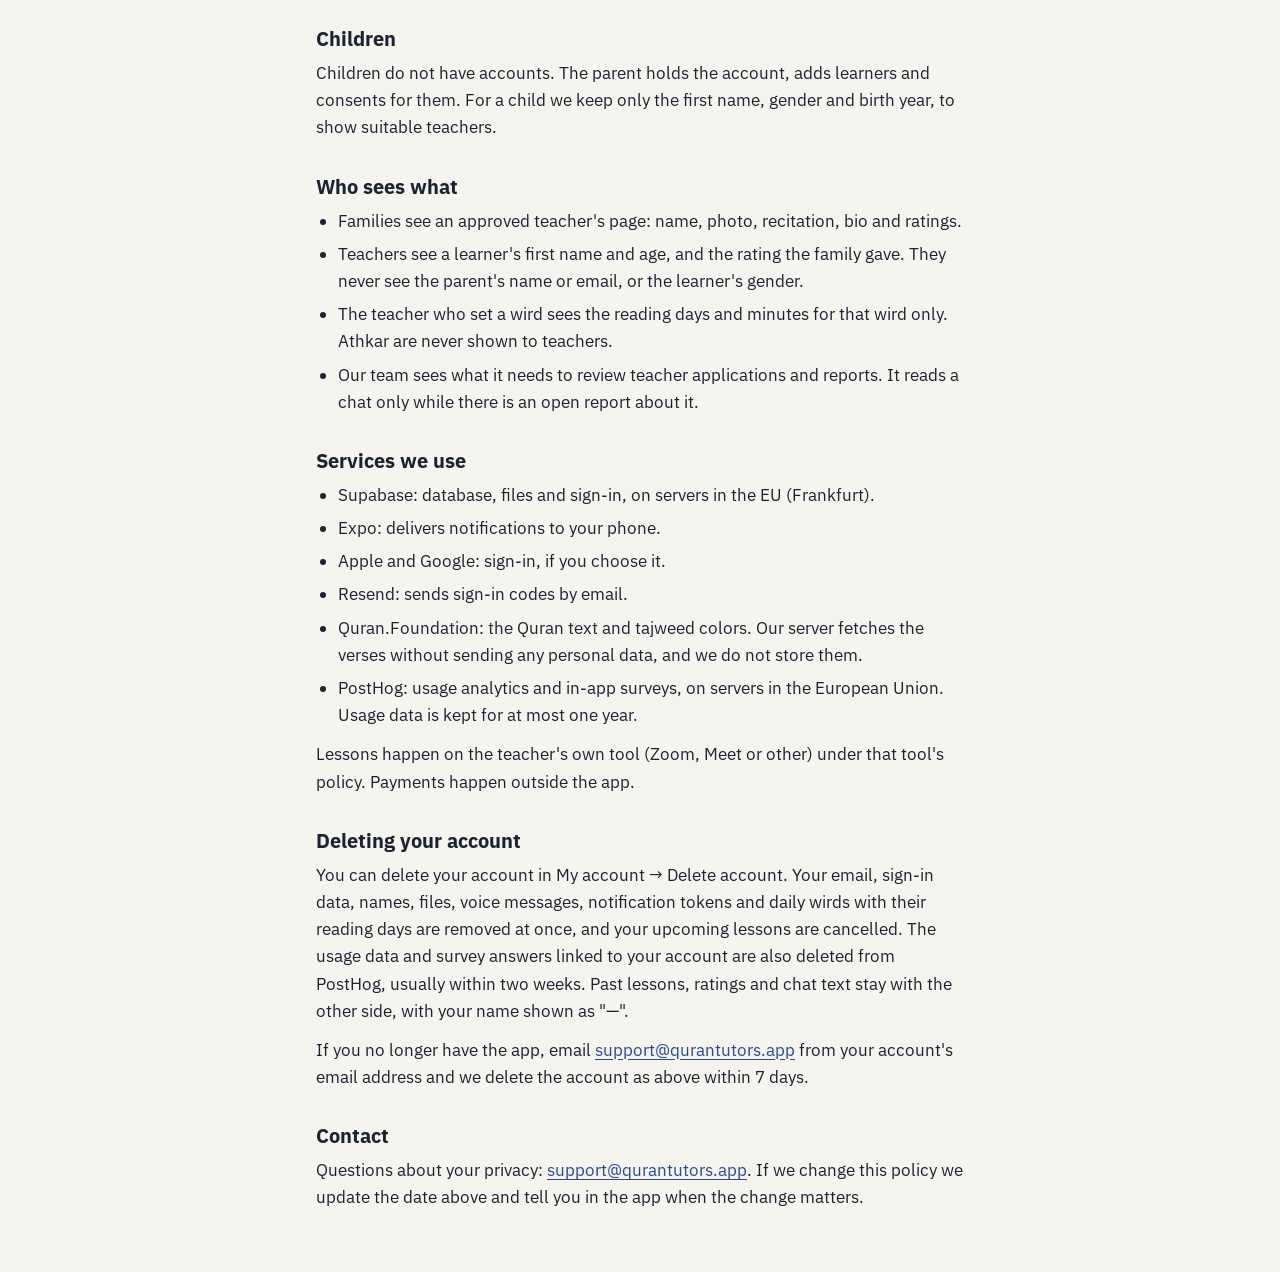
<file: privacy.html>
<!doctype html>
<html lang="ar" dir="ltr">
<head>
<meta charset="utf-8">
<meta name="viewport" content="width=device-width, initial-scale=1">
<title>Privacy policy · سياسة الخصوصية</title>
<link rel="preconnect" href="https://fonts.googleapis.com">
<link rel="stylesheet" href="https://fonts.googleapis.com/css2?family=IBM+Plex+Sans+Arabic:wght@400;600&family=IBM+Plex+Sans:wght@400;600&display=swap">
<link rel="stylesheet" href="style.css">
</head>
<body>
<header class="bar">
  <strong><span lang="ar">معلّمو القرآن</span> · Quran Tutors</strong>
  <nav><a href="#ar" lang="ar">العربية</a> | <a href="#en" lang="en">English</a></nav>
</header>
<main>

<section id="ar" lang="ar" dir="rtl">
  <h1>سياسة الخصوصية</h1>
  <p class="updated">آخر تحديث: 23 تشرين الثاني 2026</p>
  <p>يجمع تطبيق «معلّمو القرآن» بين العائلات ومعلّمي القرآن المعتمَدين. تشرح هذه الصفحة ما نحفظه ولماذا ومن يراه وكيف يُحذف. يدير التطبيق <span lang="en" dir="ltr">Sohaib Thiab</span> من الأردن.</p>

  <h2 id="ar-store">ما نحفظه</h2>
  <ul>
    <li><strong>الحساب:</strong> البريد الإلكتروني وطريقة الدخول (Apple أو Google أو رمز بالبريد)، والاسم، والجنس، والمنطقة الزمنية، ولغة التطبيق.</li>
    <li><strong>المتعلّمون:</strong> الاسم الأول والجنس وسنة الميلاد لكل متعلّم يضيفه وليّ الأمر.</li>
    <li><strong>طلب التدريس:</strong> الصورة، وتسجيل التلاوة، وملف الإجازة، والنبذة، واللغات، والتخصصات، ورابط الدرس (Zoom أو Meet أو غيرهما).</li>
    <li><strong>الدروس:</strong> المواعيد والحجوزات والإلغاءات وأسبابها، والتقييمات وتعليقاتها.</li>
    <li><strong>الورد اليومي:</strong> الآيات التي يحدّدها المعلّم للمتعلّم (السورة والآيات والأيام والملاحظة)، والأيام التي ضغط فيها المتعلّم «أنهيت القراءة» مع عدد دقائق فتح الآيات.</li>
    <li><strong>المحادثات:</strong> الرسائل النصية والصوتية. يُخفي التطبيق أرقام الهواتف والبريد والروابط تلقائيًا.</li>
    <li><strong>السلامة:</strong> البلاغات، ورسائل فريقنا، وقائمة الحسابات التي حظرتها.</li>
    <li><strong>التنبيهات:</strong> رمز الإشعارات لهاتفك. تُحفظ أخطاء الإرسال 30 يومًا ثم تُحذف.</li>
    <li><strong>بيانات الاستخدام:</strong> الشاشات التي تفتحها، والأفعال مثل الحجز والإلغاء وإرسال رسالة (عددها فقط، لا محتواها)، وطراز الهاتف وإصدار النظام والتطبيق، ونوع حسابك (عائلة أو معلّم) ولغته. ترتبط برقم حسابك، ولا تشمل رسائلك ولا الأسماء ولا بيانات أطفالك، ولا عنوان IP ولا الموقع. وإجاباتك إن أجبت عن استبيان داخل التطبيق.</li>
  </ul>
  <p>لا نجمع موقعك ولا جهات اتصالك، ولا نستخدم إعلانات أو تتبّعًا بين التطبيقات. يمكنك إيقاف بيانات الاستخدام من «حسابي» ← «مشاركة بيانات الاستخدام» (على ذلك الهاتف)، وإيقافها يوقف الاستبيانات أيضًا.</p>
  <p><strong>الأذكار:</strong> عدد التسبيحات التي تضغطها وأوقات التذكير تبقى على هاتفك فقط ولا تصلنا، وتُحذف عند الخروج من الحساب أو حذف التطبيق. في بيانات الاستخدام نعرف فقط أن مجموعة أذكار اكتملت أو أن تذكيرًا شُغّل، دون الوقت.</p>

  <h2 id="ar-children">الأطفال</h2>
  <p>لا يملك الأطفال حسابات. وليّ الأمر هو صاحب الحساب، وهو من يضيف المتعلّمين ويوافق عنهم. لا نحفظ عن الطفل إلا اسمه الأول وجنسه وسنة ميلاده، لنعرض له المعلّمين المناسبين.</p>

  <h2 id="ar-who">من يرى ماذا</h2>
  <ul>
    <li>ترى العائلات صفحة المعلّم المعتمَد: الاسم والصورة والتلاوة والنبذة والتقييمات.</li>
    <li>يرى المعلّم الاسم الأول للمتعلّم وعمره، والتقييم الذي تركته العائلة. لا يرى اسم وليّ الأمر ولا بريده ولا جنس المتعلّم.</li>
    <li>يرى المعلّم الذي حدّد الورد أيام القراءة ودقائقها لذلك الورد فقط. لا يرى الأذكار.</li>
    <li>يرى فريقنا ما يلزم لمراجعة طلبات التدريس والبلاغات. لا يقرأ الفريق محادثة إلا إذا وصل عنها بلاغ مفتوح.</li>
  </ul>

  <h2 id="ar-services">الخدمات التي نستخدمها</h2>
  <ul>
    <li>Supabase: قاعدة البيانات والملفات وتسجيل الدخول، على خوادم في الاتحاد الأوروبي (فرانكفورت).</li>
    <li>Expo: إرسال الإشعارات إلى هاتفك.</li>
    <li>Apple وGoogle: تسجيل الدخول إن اخترته.</li>
    <li>Resend: إرسال رموز الدخول بالبريد.</li>
    <li>Quran.Foundation: نص القرآن وألوان التجويد. يجلب خادمنا الآيات منها دون أي بيانات شخصية، ولا تُحفظ الآيات عندنا.</li>
    <li>PostHog: تحليل الاستخدام والاستبيانات داخل التطبيق، على خوادم في الاتحاد الأوروبي. تُحفظ بيانات الاستخدام سنة واحدة على الأكثر.</li>
  </ul>
  <p>تجري الدروس على أداة المعلّم (Zoom أو Meet أو غيرهما)، وتخضع لسياسة تلك الأداة. الدفع يتم خارج التطبيق.</p>

  <h2 id="ar-deletion">حذف الحساب</h2>
  <p>يمكنك حذف حسابك من «حسابي» ← «حذف الحساب». يُحذف فورًا بريدك وبيانات الدخول والأسماء والملفات والرسائل الصوتية ورموز الإشعارات والورد اليومي وأيام قراءته، وتُلغى دروسك القادمة. وتُحذف كذلك بيانات الاستخدام وإجابات الاستبيانات المرتبطة بحسابك من PostHog، عادةً خلال أسبوعين. تبقى الدروس السابقة والتقييمات ونصوص المحادثات عند الطرف الآخر، ويظهر اسمك فيها «—».</p>
  <p>إن لم يعد التطبيق عندك، راسلنا على <a href="mailto:support@qurantutors.app">support@qurantutors.app</a> من البريد المسجّل في حسابك، ونحذف الحساب كما سبق خلال 7 أيام.</p>

  <h2 id="ar-contact">التواصل</h2>
  <p>لأي سؤال عن خصوصيتك: <a href="mailto:support@qurantutors.app">support@qurantutors.app</a>. إن غيّرنا هذه السياسة نحدّث التاريخ أعلاه ونخبرك داخل التطبيق إن كان التغيير مهمًا.</p>
</section>

<section id="en" lang="en" dir="ltr">
  <h1>Privacy policy</h1>
  <p class="updated">Last updated: 23 November 2026</p>
  <p>Quran Tutors connects families with approved Quran teachers. This page explains what we store, why, who sees it and how it is deleted. The app is run by Sohaib Thiab, Jordan.</p>

  <h2 id="en-store">What we store</h2>
  <ul>
    <li><strong>Account:</strong> email address and sign-in method (Apple, Google or an email code), name, gender, time zone and app language.</li>
    <li><strong>Learners:</strong> first name, gender and birth year of each learner a parent adds.</li>
    <li><strong>Teacher application:</strong> photo, recitation recording, ijazah file, bio, languages, specialties and lesson link (Zoom, Meet or other).</li>
    <li><strong>Lessons:</strong> times, bookings, cancellations and their reasons, ratings and their comments.</li>
    <li><strong>Daily wird:</strong> the verses a teacher sets for a learner (surah, verses, days and note), and the days the learner tapped "I finished reading" with the minutes the verses were open.</li>
    <li><strong>Chats:</strong> text and voice messages. The app hides phone numbers, emails and links automatically.</li>
    <li><strong>Safety:</strong> reports, messages from our team, and the accounts you blocked.</li>
    <li><strong>Alerts:</strong> your phone's notification token. Sending errors are kept 30 days, then deleted.</li>
    <li><strong>Usage data:</strong> the screens you open, actions such as booking, cancelling or sending a message (counts only, never content), phone model, system and app version, your account type (family or teacher) and app language. It is linked to your account number and never includes your messages, names or your children's details, your IP address or your location. If you answer an in-app survey, we keep your answers.</li>
  </ul>
  <p>We do not collect your location or contacts, and we use no ads or cross-app tracking. You can turn usage data off in My account → Share usage data (on that phone); turning it off also stops surveys.</p>
  <p><strong>Athkar:</strong> the counts you tap and your reminder times stay only on your phone and never reach us; they are removed when you sign out or delete the app. Usage data only tells us that an athkar set was finished or a reminder was turned on, never the time.</p>

  <h2 id="en-children">Children</h2>
  <p>Children do not have accounts. The parent holds the account, adds learners and consents for them. For a child we keep only the first name, gender and birth year, to show suitable teachers.</p>

  <h2 id="en-who">Who sees what</h2>
  <ul>
    <li>Families see an approved teacher's page: name, photo, recitation, bio and ratings.</li>
    <li>Teachers see a learner's first name and age, and the rating the family gave. They never see the parent's name or email, or the learner's gender.</li>
    <li>The teacher who set a wird sees the reading days and minutes for that wird only. Athkar are never shown to teachers.</li>
    <li>Our team sees what it needs to review teacher applications and reports. It reads a chat only while there is an open report about it.</li>
  </ul>

  <h2 id="en-services">Services we use</h2>
  <ul>
    <li>Supabase: database, files and sign-in, on servers in the EU (Frankfurt).</li>
    <li>Expo: delivers notifications to your phone.</li>
    <li>Apple and Google: sign-in, if you choose it.</li>
    <li>Resend: sends sign-in codes by email.</li>
    <li>Quran.Foundation: the Quran text and tajweed colors. Our server fetches the verses without sending any personal data, and we do not store them.</li>
    <li>PostHog: usage analytics and in-app surveys, on servers in the European Union. Usage data is kept for at most one year.</li>
  </ul>
  <p>Lessons happen on the teacher's own tool (Zoom, Meet or other) under that tool's policy. Payments happen outside the app.</p>

  <h2 id="en-deletion">Deleting your account</h2>
  <p>You can delete your account in My account → Delete account. Your email, sign-in data, names, files, voice messages, notification tokens and daily wirds with their reading days are removed at once, and your upcoming lessons are cancelled. The usage data and survey answers linked to your account are also deleted from PostHog, usually within two weeks. Past lessons, ratings and chat text stay with the other side, with your name shown as "—".</p>
  <p>If you no longer have the app, email <a href="mailto:support@qurantutors.app">support@qurantutors.app</a> from your account's email address and we delete the account as above within 7 days.</p>

  <h2 id="en-contact">Contact</h2>
  <p>Questions about your privacy: <a href="mailto:support@qurantutors.app">support@qurantutors.app</a>. If we change this policy we update the date above and tell you in the app when the change matters.</p>
</section>

</main>
</body>
</html>
</file>
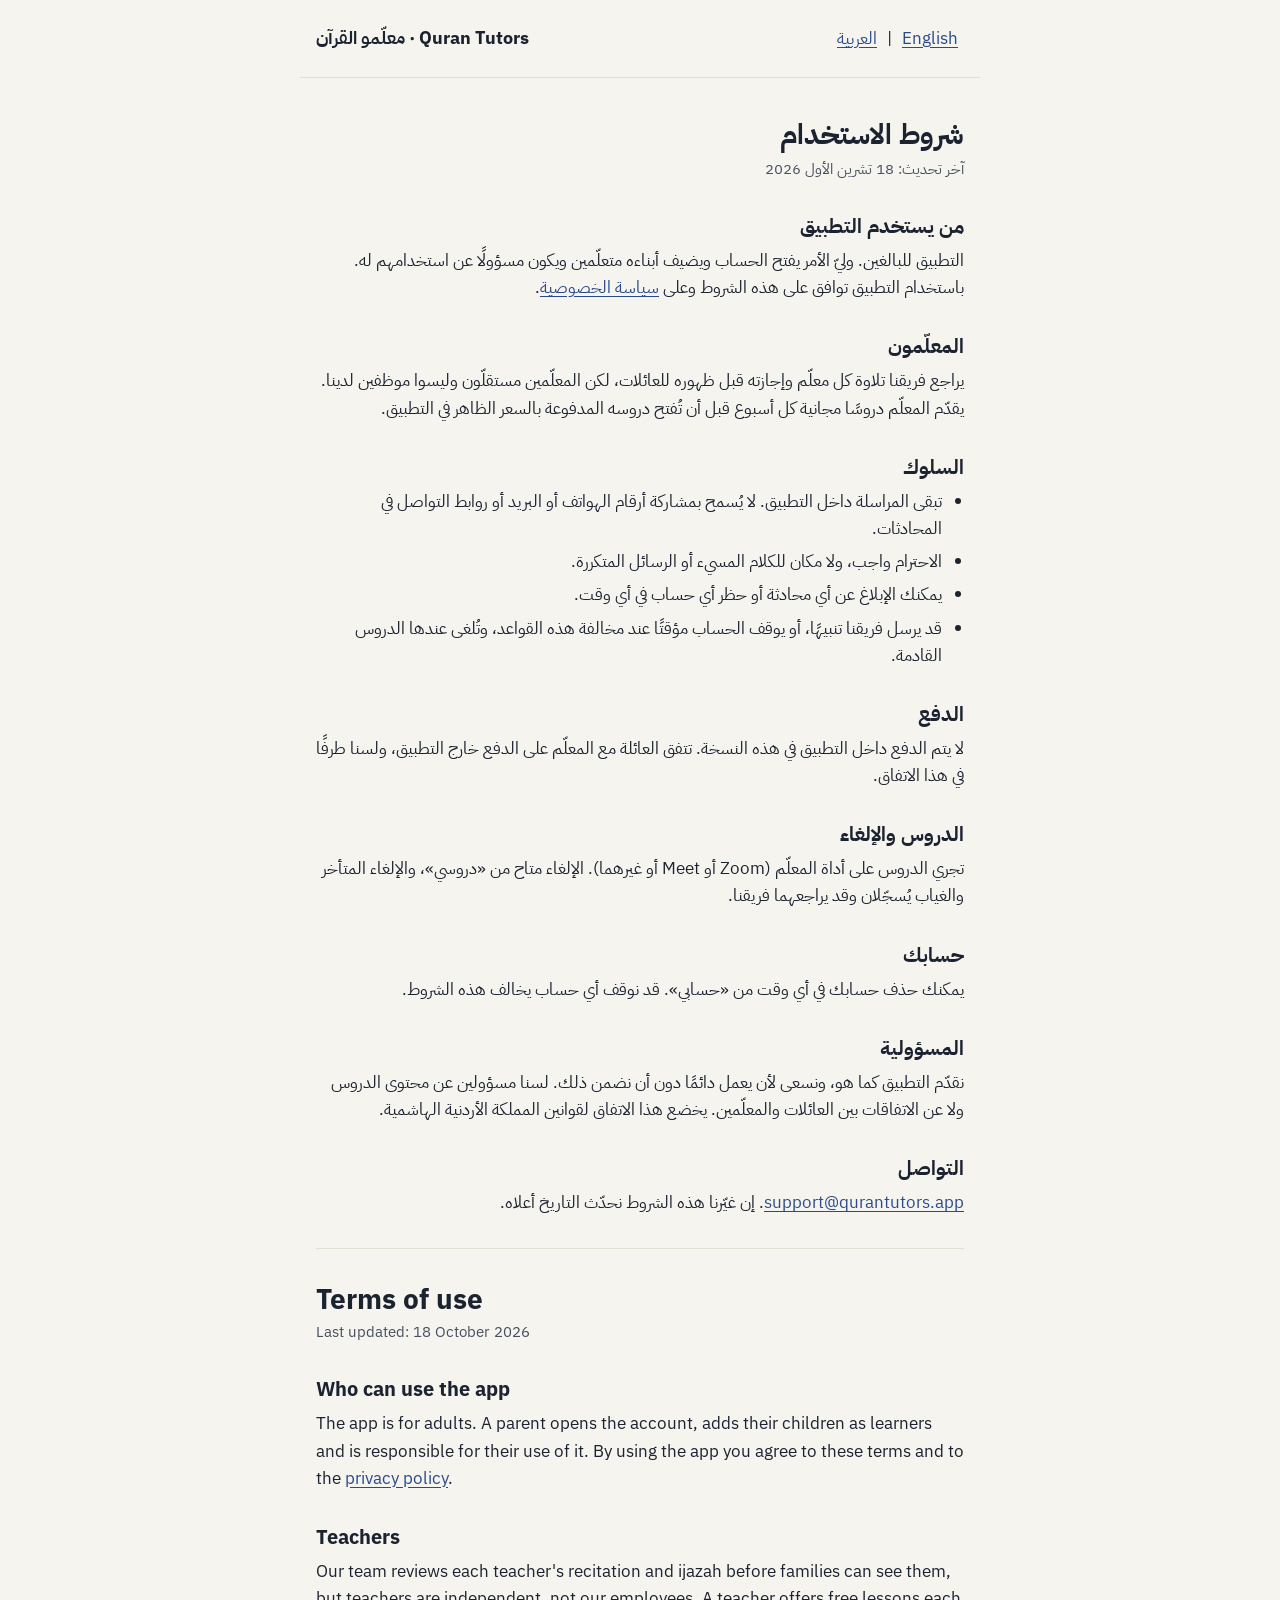
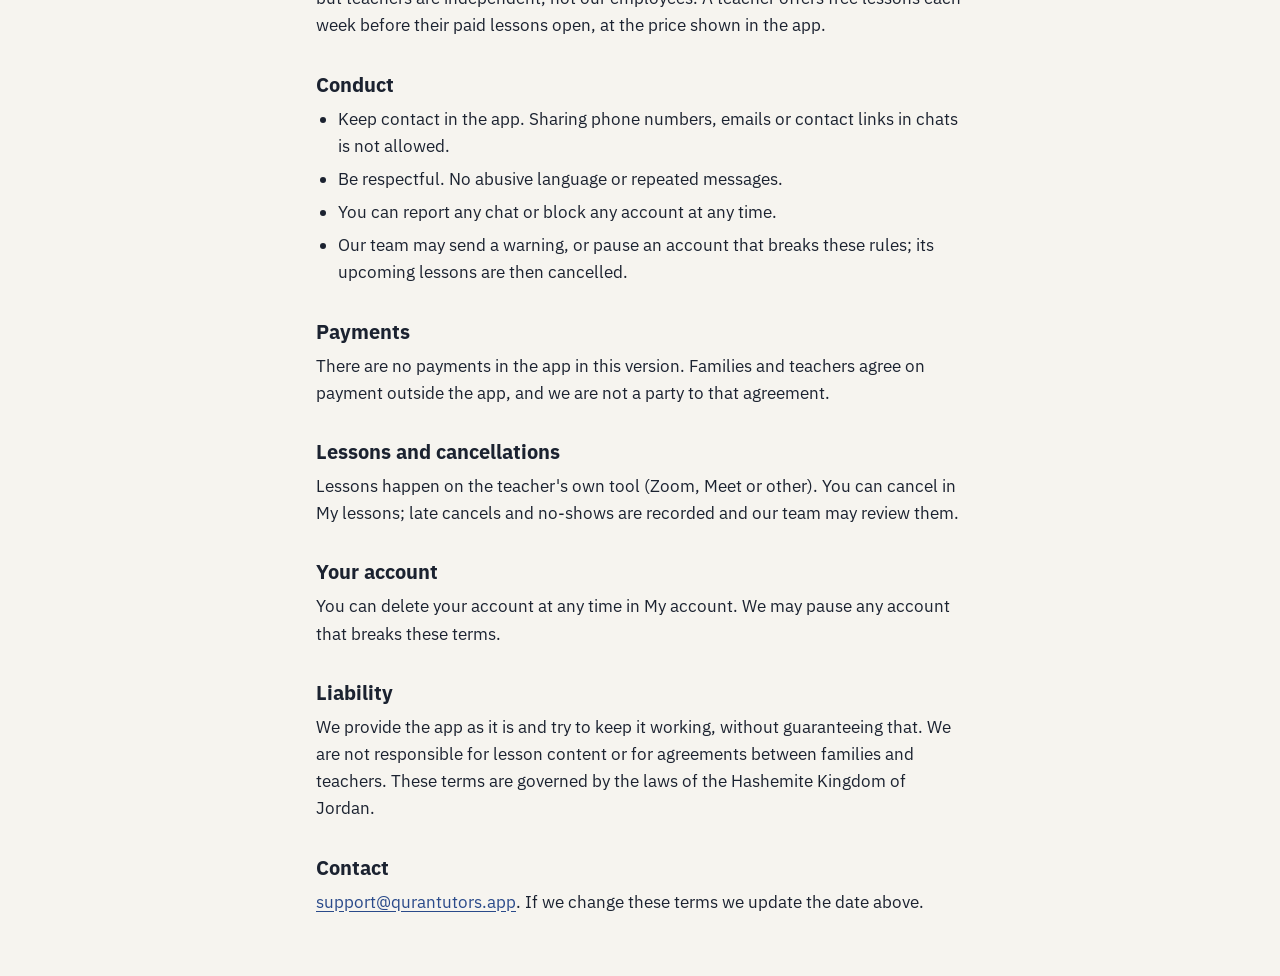
<file: terms.html>
<!doctype html>
<html lang="ar" dir="ltr">
<head>
<meta charset="utf-8">
<meta name="viewport" content="width=device-width, initial-scale=1">
<title>Terms · الشروط</title>
<link rel="preconnect" href="https://fonts.googleapis.com">
<link rel="stylesheet" href="https://fonts.googleapis.com/css2?family=IBM+Plex+Sans+Arabic:wght@400;600&family=IBM+Plex+Sans:wght@400;600&display=swap">
<link rel="stylesheet" href="style.css">
</head>
<body>
<header class="bar">
  <strong><span lang="ar">معلّمو القرآن</span> · Quran Tutors</strong>
  <nav><a href="#ar" lang="ar">العربية</a> | <a href="#en" lang="en">English</a></nav>
</header>
<main>

<section id="ar" lang="ar" dir="rtl">
  <h1>شروط الاستخدام</h1>
  <p class="updated">آخر تحديث: 18 تشرين الأول 2026</p>

  <h2 id="ar-who">من يستخدم التطبيق</h2>
  <p>التطبيق للبالغين. وليّ الأمر يفتح الحساب ويضيف أبناءه متعلّمين ويكون مسؤولًا عن استخدامهم له. باستخدام التطبيق توافق على هذه الشروط وعلى <a href="privacy.html#ar">سياسة الخصوصية</a>.</p>

  <h2 id="ar-teachers">المعلّمون</h2>
  <p>يراجع فريقنا تلاوة كل معلّم وإجازته قبل ظهوره للعائلات، لكن المعلّمين مستقلّون وليسوا موظفين لدينا. يقدّم المعلّم دروسًا مجانية كل أسبوع قبل أن تُفتح دروسه المدفوعة بالسعر الظاهر في التطبيق.</p>

  <h2 id="ar-conduct">السلوك</h2>
  <ul>
    <li>تبقى المراسلة داخل التطبيق. لا يُسمح بمشاركة أرقام الهواتف أو البريد أو روابط التواصل في المحادثات.</li>
    <li>الاحترام واجب، ولا مكان للكلام المسيء أو الرسائل المتكررة.</li>
    <li>يمكنك الإبلاغ عن أي محادثة أو حظر أي حساب في أي وقت.</li>
    <li>قد يرسل فريقنا تنبيهًا، أو يوقف الحساب مؤقتًا عند مخالفة هذه القواعد، وتُلغى عندها الدروس القادمة.</li>
  </ul>

  <h2 id="ar-payments">الدفع</h2>
  <p>لا يتم الدفع داخل التطبيق في هذه النسخة. تتفق العائلة مع المعلّم على الدفع خارج التطبيق، ولسنا طرفًا في هذا الاتفاق.</p>

  <h2 id="ar-lessons">الدروس والإلغاء</h2>
  <p>تجري الدروس على أداة المعلّم (Zoom أو Meet أو غيرهما). الإلغاء متاح من «دروسي»، والإلغاء المتأخر والغياب يُسجّلان وقد يراجعهما فريقنا.</p>

  <h2 id="ar-account">حسابك</h2>
  <p>يمكنك حذف حسابك في أي وقت من «حسابي». قد نوقف أي حساب يخالف هذه الشروط.</p>

  <h2 id="ar-liability">المسؤولية</h2>
  <p>نقدّم التطبيق كما هو، ونسعى لأن يعمل دائمًا دون أن نضمن ذلك. لسنا مسؤولين عن محتوى الدروس ولا عن الاتفاقات بين العائلات والمعلّمين. يخضع هذا الاتفاق لقوانين المملكة الأردنية الهاشمية.</p>

  <h2 id="ar-contact">التواصل</h2>
  <p><a href="mailto:support@qurantutors.app">support@qurantutors.app</a>. إن غيّرنا هذه الشروط نحدّث التاريخ أعلاه.</p>
</section>

<section id="en" lang="en" dir="ltr">
  <h1>Terms of use</h1>
  <p class="updated">Last updated: 18 October 2026</p>

  <h2 id="en-who">Who can use the app</h2>
  <p>The app is for adults. A parent opens the account, adds their children as learners and is responsible for their use of it. By using the app you agree to these terms and to the <a href="privacy.html#en">privacy policy</a>.</p>

  <h2 id="en-teachers">Teachers</h2>
  <p>Our team reviews each teacher's recitation and ijazah before families can see them, but teachers are independent, not our employees. A teacher offers free lessons each week before their paid lessons open, at the price shown in the app.</p>

  <h2 id="en-conduct">Conduct</h2>
  <ul>
    <li>Keep contact in the app. Sharing phone numbers, emails or contact links in chats is not allowed.</li>
    <li>Be respectful. No abusive language or repeated messages.</li>
    <li>You can report any chat or block any account at any time.</li>
    <li>Our team may send a warning, or pause an account that breaks these rules; its upcoming lessons are then cancelled.</li>
  </ul>

  <h2 id="en-payments">Payments</h2>
  <p>There are no payments in the app in this version. Families and teachers agree on payment outside the app, and we are not a party to that agreement.</p>

  <h2 id="en-lessons">Lessons and cancellations</h2>
  <p>Lessons happen on the teacher's own tool (Zoom, Meet or other). You can cancel in My lessons; late cancels and no-shows are recorded and our team may review them.</p>

  <h2 id="en-account">Your account</h2>
  <p>You can delete your account at any time in My account. We may pause any account that breaks these terms.</p>

  <h2 id="en-liability">Liability</h2>
  <p>We provide the app as it is and try to keep it working, without guaranteeing that. We are not responsible for lesson content or for agreements between families and teachers. These terms are governed by the laws of the Hashemite Kingdom of Jordan.</p>

  <h2 id="en-contact">Contact</h2>
  <p><a href="mailto:support@qurantutors.app">support@qurantutors.app</a>. If we change these terms we update the date above.</p>
</section>

</main>
</body>
</html>
</file>
<file: landing.css>
/* Landing page styles (index.html + en/index.html). privacy/terms keep using style.css.
   Colours and shapes come from the Claude Design boards LP-AR/EN-Desktop/Mobile.
   Phone first; the @media block at the bottom adds the desktop layout. */
:root {
  --paper: #F6F4EF; --surface: #fff; --line: #E3DED4; --line-2: #CFC8BA;
  --ink: #1B2230; --ink-2: #465061; --ink-3: #5F6776;
  --lapis: #2A4A8A; --lapis-700: #1E3769; --lapis-100: #D3DCEE; --lapis-50: #EAEFF8;
  --teal-700: #0A524B; --teal-100: #BFE1DA; --teal-50: #E3F2EF;
  --plum: #5F4270; --plum-50: #F0E9F3; --sand: #6E5319; --sand-50: #F4EDDC;
  --f-ui: 'IBM Plex Sans Arabic', 'IBM Plex Sans', system-ui, sans-serif;
  --f-disp: 'Noto Naskh Arabic', serif;
}
:lang(en) { --f-ui: 'IBM Plex Sans', system-ui, sans-serif; --f-disp: 'IBM Plex Serif', Georgia, serif; }

* { box-sizing: border-box; }
html { -webkit-text-size-adjust: 100%; scroll-behavior: smooth; }
body { margin: 0; background: var(--paper); color: var(--ink); font: 16px/1.75 var(--f-ui); overflow-x: hidden; }
html[lang="en"] body { line-height: 1.55; }
h1, h2, h3, p { margin: 0; }
img { display: block; max-width: 100%; height: auto; }
a:focus-visible { outline: 2px solid currentColor; outline-offset: 3px; border-radius: 6px; }

.in { width: 100%; max-width: 1240px; margin: 0 auto; padding-inline: 20px; }
.disp { font-family: var(--f-disp); font-weight: 700; }
html[lang="en"] .disp { font-weight: 600; letter-spacing: -.015em; }
.muted { color: var(--ink-2); }
.ic { width: 24px; height: 24px; flex: none; fill: none; stroke: currentColor; stroke-width: 1.8; stroke-linecap: round; stroke-linejoin: round; }
.ic.s16 { width: 16px; height: 16px; }
.ic.s28 { width: 28px; height: 28px; }

/* Blue hero band with the geometric pattern (also used by the teachers band and the final-CTA tile) */
.hero { background: var(--lapis) url(assets/pattern-white.svg); background-size: 44px 44px; color: #fff; }

/* Top bar */
.nav { height: 76px; display: flex; align-items: center; justify-content: space-between; gap: 16px; }
.brand { display: flex; align-items: center; gap: 10px; min-height: 44px; color: inherit; text-decoration: none; }
.brand .disp { font-size: 21px; line-height: 1.4; }
.nav-links { display: flex; align-items: center; gap: 36px; color: rgba(255,255,255,.88); }
.nav-link { color: inherit; text-decoration: none; font-weight: 500; min-height: 44px; display: inline-flex; align-items: center; gap: 6px; }
.nav-links .nav-link:not(.lang) { display: none; }
.lang { padding: 0 14px; border-radius: 999px; box-shadow: inset 0 0 0 1.5px rgba(255,255,255,.35); color: #fff; font-size: 15px; }

/* Hero */
.hero-grid { display: flex; flex-direction: column; gap: 40px; padding-top: 20px; }
.hero-copy { display: flex; flex-direction: column; gap: 16px; }
.chip { align-self: flex-start; display: inline-flex; align-items: center; gap: 8px; height: 32px; padding: 0 12px; border-radius: 999px; background: rgba(255,255,255,.14); font-size: 13px; font-weight: 500; }
.chip::before { content: ""; width: 8px; height: 8px; border-radius: 50%; background: var(--teal-100); }
.hero h1 { font-size: 40px; line-height: 1.45; }
.lead { font-size: 18px; line-height: 1.8; color: rgba(255,255,255,.9); max-width: 600px; }
.stores { display: flex; flex-wrap: wrap; align-items: center; gap: 12px; padding-top: 8px; }
.badge { display: inline-block; border-radius: 10px; }
.badge img { height: 56px; width: auto; }
.soon { display: inline-flex; align-items: center; height: 44px; padding: 0 16px; border-radius: 12px; font-size: 14px; font-weight: 500; box-shadow: inset 0 0 0 1.5px var(--line-2); color: var(--ink-2); }
.hero .soon { box-shadow: inset 0 0 0 1.5px rgba(255,255,255,.35); color: rgba(255,255,255,.88); }
.hero-phone { height: 440px; display: flex; justify-content: center; overflow: hidden; }

/* Phone frame around a real app screenshot */
.phone { background: var(--ink); border-radius: 44px; padding: 9px; box-shadow: 0 30px 60px rgba(20,26,38,.28); flex: none; align-self: flex-start; }
.phone img { width: 260px; aspect-ratio: 1320 / 2868; border-radius: 35px; background: var(--paper); }
.phone.sm { border-radius: 36px; padding: 7px; box-shadow: 0 20px 40px rgba(20,26,38,.2); }
.phone.sm img { width: 200px; border-radius: 29px; }

/* Sections */
.sec { padding: 72px 0; }
.sec-white { background: var(--surface); }
.sec-head { display: flex; flex-direction: column; gap: 8px; max-width: 720px; margin-bottom: 28px; }
.sec-head h2, .teach h2, .cta h2 { font-size: 32px; line-height: 1.5; }
.sec-head p { font-size: 17px; }

.card { background: var(--surface); border: 1px solid var(--line); border-radius: 20px; padding: 22px; display: flex; flex-direction: column; gap: 10px; }
.icon-box { width: 48px; height: 48px; border-radius: 15px; display: flex; align-items: center; justify-content: center; flex: none; background: var(--lapis-50); color: var(--lapis); }
.icon-box.teal { background: var(--teal-50); color: var(--teal-700); }
.icon-box.plum { background: var(--plum-50); color: var(--plum); }
.icon-box.sand { background: var(--sand-50); color: var(--sand); }
.cards { display: grid; gap: 12px; }
.card h3 { font-size: 19px; font-weight: 600; line-height: 1.5; margin-top: 2px; }

/* How it works: sideways-scrolling strip on phones, 4 columns on desktop */
.steps { list-style: none; margin: 0; padding: 0 20px; display: flex; gap: 14px; overflow-x: auto; scroll-snap-type: x mandatory; scroll-padding-inline: 20px; }
.step { flex: none; width: 270px; display: flex; flex-direction: column; gap: 16px; scroll-snap-align: start; }
.tile { height: 330px; border-radius: 22px; background: var(--lapis-50) url(assets/pattern.svg); background-size: 32px 32px; overflow: hidden; display: flex; justify-content: center; padding-top: 28px; }
.step-text { display: flex; gap: 12px; align-items: flex-start; }
.step-text p { padding-top: 4px; }
.num { width: 36px; height: 36px; border-radius: 50%; background: var(--lapis); color: #fff; font-weight: 700; display: flex; align-items: center; justify-content: center; flex: none; }

/* Step 1 has no screenshot: a small "learners" card instead */
.learners { align-self: center; width: 220px; margin-top: -28px; padding: 18px; gap: 8px; box-shadow: 0 20px 40px rgba(20,26,38,.12); border: 0; }
.learners .icon-box { margin: 0 auto 6px; width: 56px; height: 56px; }
.learner { display: flex; align-items: center; gap: 10px; padding: 8px 10px; border-radius: 12px; background: var(--paper); font-weight: 500; font-size: 15px; }
.learner b { width: 28px; height: 28px; border-radius: 50%; background: var(--lapis-100); color: var(--lapis-700); display: flex; align-items: center; justify-content: center; font-size: 13px; }

/* For families */
.feats { list-style: none; margin: 0; padding: 0; display: grid; gap: 10px; }
.feats .card { flex-direction: row; align-items: center; gap: 14px; padding: 16px; }
.feats .icon-box { width: 44px; height: 44px; }

/* Daily wird: copy beside two phones on a pattern tile */
.wird-grid { display: flex; flex-direction: column; gap: 28px; }
.wird-copy { display: flex; flex-direction: column; gap: 4px; }
.wird .ticks .ic { color: var(--teal-700); }
.wird-phones { height: 360px; border-radius: 22px; background: var(--lapis-50) url(assets/pattern.svg); background-size: 32px 32px; overflow: hidden; display: flex; justify-content: center; gap: 12px; padding-top: 28px; }
.wird-phones .phone.sm img { width: 145px; border-radius: 22px; }
.wird-phones .phone.sm { border-radius: 28px; padding: 6px; }

/* For teachers */
.teach { background-color: var(--teal-700); }
.teach-grid { display: flex; flex-direction: column; gap: 18px; }
.teach-copy { display: flex; flex-direction: column; gap: 18px; }
.eyebrow { font-size: 14px; font-weight: 600; color: var(--teal-100); }
.ticks { list-style: none; margin: 0; padding: 0; display: flex; flex-direction: column; gap: 12px; font-size: 17px; }
.ticks li { display: flex; gap: 10px; align-items: flex-start; }
.ticks .ic { margin-top: 4px; color: var(--teal-100); stroke-width: 2.2; }
.btn { font-weight: 600; font-size: 16px; min-height: 52px; padding: 0 20px; border-radius: 14px; display: inline-flex; align-items: center; justify-content: center; text-decoration: none; background: #fff; color: var(--teal-700); }
.schedule { color: var(--ink); gap: 0; padding: 18px; border: 0; box-shadow: 0 30px 60px rgba(0,0,0,.2); }
.schedule-head { display: flex; align-items: center; justify-content: space-between; flex-wrap: wrap; gap: 8px; padding-bottom: 8px; font-weight: 600; }
.legend { display: flex; align-items: center; gap: 6px; font-size: 12.5px; font-weight: 400; color: var(--ink-2); }
.legend i { width: 12px; height: 12px; border-radius: 3px; }
.legend i + span + i { margin-inline-start: 8px; }
.dayrow { display: flex; gap: 12px; align-items: flex-start; padding: 12px 0; border-bottom: 1px solid var(--line); }
.dayrow:last-child { border-bottom: 0; }
.dayname { width: 56px; flex: none; font-weight: 600; font-size: 14px; padding-top: 12px; line-height: 1.4; }
.slots { display: flex; flex-wrap: wrap; gap: 6px; flex: 1; }
.slot { height: 44px; padding: 0 10px; border-radius: 10px; display: inline-flex; align-items: center; font-size: 13px; font-weight: 600; line-height: 1.2; }
.free { background: var(--teal-50); box-shadow: inset 0 0 0 1.5px var(--teal-100); color: var(--teal-700); }
.paid { background: var(--surface); box-shadow: inset 0 0 0 1.5px var(--lapis-100); color: var(--lapis-700); }
.dayrow.extra { display: none; }

/* Final call to action */
.cta { display: flex; flex-direction: column; align-items: center; gap: 16px; text-align: center; }
.cta .stores { flex-direction: column; justify-content: center; }
.app-tile { width: 76px; height: 76px; border-radius: 20px; display: flex; align-items: center; justify-content: center; background-size: 20px 20px; margin-bottom: 6px; }
.cta p { font-size: 17px; }

/* Footer */
.foot { background: var(--surface); border-top: 1px solid var(--line); padding: 28px 0 36px; font-size: 15px; }
.foot-in { display: flex; flex-direction: column; gap: 14px; }
.foot-top { display: flex; align-items: center; justify-content: space-between; gap: 12px; }
.foot .brand { color: var(--lapis); }
.foot .brand .disp { font-size: 18px; color: var(--ink); }
.foot nav { display: flex; flex-wrap: wrap; column-gap: 20px; color: var(--ink-2); }
.foot .lang-foot { color: var(--lapis); font-weight: 600; }
.copy { color: var(--ink-3); font-size: 14px; }

/* Desktop */
@media (min-width: 1000px) {
  body { font-size: 17px; }
  .in { padding-inline: 20px; }
  .nav { height: 96px; }
  .brand .disp { font-size: 26px; }
  .brand svg { width: 44px; height: 44px; }
  .nav-links .nav-link:not(.lang) { display: inline-flex; font-size: 16px; }
  .lang { padding: 0 16px; font-size: 16px; }

  .hero-grid { display: grid; grid-template-columns: minmax(0, 1fr) 420px; gap: 72px; align-items: start; padding-top: 48px; }
  .hero-copy { gap: 24px; padding-top: 48px; }
  .chip { height: 34px; padding: 0 14px; font-size: 14px; }
  .hero h1 { font-size: 64px; line-height: 1.4; }
  html[lang="en"] .hero h1 { line-height: 1.15; }
  .lead { font-size: 21px; }
  .stores { padding-top: 12px; }
  .badge img { height: 60px; }
  .soon { height: 60px; padding: 0 18px; border-radius: 14px; font-size: 15px; }
  .hero-phone { height: 600px; }
  .phone { border-radius: 52px; padding: 11px; box-shadow: 0 40px 80px rgba(20,26,38,.28); }
  .phone img { width: 320px; border-radius: 41px; }

  .sec { padding: 120px 0; }
  .sec-head { gap: 12px; margin-bottom: 56px; }
  .sec-head h2, .teach h2, .cta h2 { font-size: 44px; }
  .sec-head p { font-size: 19px; }

  .cards { grid-template-columns: repeat(4, minmax(0, 1fr)); gap: 20px; }
  .cards .card { border-radius: 22px; padding: 28px; gap: 12px; }
  .cards .icon-box { width: 52px; height: 52px; border-radius: 16px; }
  .cards h3 { font-size: 20px; }
  .cards p { font-size: 16px; }

  .steps { display: grid; grid-template-columns: repeat(4, minmax(0, 1fr)); gap: 24px; overflow: visible; padding: 0; }
  .step { width: auto; gap: 20px; }
  .tile { height: 380px; border-radius: 24px; background-size: 36px 36px; padding-top: 32px; }
  .num { width: 40px; height: 40px; font-size: 17px; }

  .fam-grid { display: grid; grid-template-columns: 380px minmax(0, 1fr); gap: 64px; align-items: start; }
  .fam-grid .sec-head { margin: 0; }
  .feats { grid-template-columns: repeat(2, minmax(0, 1fr)); gap: 16px; }
  .feats .card { padding: 22px; gap: 16px; border-radius: 22px; }
  .feats .icon-box { width: 48px; height: 48px; }

  .wird-grid { display: grid; grid-template-columns: minmax(0, 1fr) 520px; gap: 80px; align-items: center; }
  .wird-copy { gap: 0; }
  .wird-phones { height: 520px; border-radius: 24px; background-size: 36px 36px; padding-top: 40px; gap: 20px; }
  .wird-phones .phone.sm img { width: 200px; border-radius: 29px; }
  .wird-phones .phone.sm { border-radius: 36px; padding: 7px; }
  .teach { padding: 112px 0; background-size: 56px 56px; }
  .teach-grid { display: grid; grid-template-columns: minmax(0, 1fr) 460px; gap: 80px; align-items: center; }
  .teach-copy { gap: 20px; }
  .eyebrow { font-size: 15px; }
  .ticks { gap: 14px; font-size: 18px; }
  .teach .btn { align-self: flex-start; min-width: 200px; }
  .schedule { padding: 24px; border-radius: 22px; }
  .schedule-head { padding-bottom: 14px; font-size: 18px; }
  .dayrow.extra { display: flex; }

  .cta { gap: 18px; }
  .cta .stores { flex-direction: row; }
  .app-tile { width: 88px; height: 88px; border-radius: 22px; background-size: 22px 22px; }
  .cta p { font-size: 19px; }

  .foot { padding: 0; }
  /* Desktop footer: logo + © on one side, links on the other */
  .foot-in { height: 120px; flex-direction: row; align-items: center; gap: 12px; }
  .foot .brand .disp, .foot-top .lang-foot { display: none; }
  .foot .copy { order: 1; font-size: 15px; }
  .foot nav { order: 2; margin-inline-start: auto; column-gap: 28px; align-items: center; }
}
@media (max-width: 999px) {
  .steps-wrap { padding-inline: 0; } /* the strip scrolls edge to edge on phones */
  .foot nav .lang-foot { display: none; }
  .teach-copy { display: contents; } /* phones: schedule card sits above the button, as in the design */
  .teach .btn { width: 100%; order: 1; }
}
@media (prefers-reduced-motion: reduce) { html { scroll-behavior: auto; } }
/* Mixed-language snippets (e.g. the "English" / "العربية" switch) use their own script's font */
[lang="ar"] { font-family: 'IBM Plex Sans Arabic', 'IBM Plex Sans', system-ui, sans-serif; }
[lang="en"] { font-family: 'IBM Plex Sans', system-ui, sans-serif; }
/* Before launch / after launch. The APP_STORE_URL line in each page adds class "live" to <html>. */
html:not(.live) .when-live { display: none; }
html.live .when-soon { display: none; }
</file>
<file: style.css>
/* Plan 6 design review D14: one reading column, app colours (mobile/src/ui/theme.ts), IBM Plex like the app. */
:root {
  --paper: #F6F4EF;
  --ink: #1B2230;
  --ink2: #465061;
  --line: #E3DED4;
  --lapis: #2A4A8A;
  --lapis700: #1E3769;
  --todo: #FCEBC0;
}
* { box-sizing: border-box; }
html { -webkit-text-size-adjust: 100%; }
body {
  margin: 0;
  background: var(--paper);
  color: var(--ink);
  font: 17px/1.6 'IBM Plex Sans', 'IBM Plex Sans Arabic', sans-serif;
}
::selection { background: var(--lapis); color: #fff; }
a { color: var(--lapis); text-underline-offset: 3px; }
a:visited { color: var(--lapis700); }
a:focus-visible { outline: 2px solid var(--lapis); outline-offset: 2px; border-radius: 4px; }
.bar {
  display: flex; align-items: center; justify-content: space-between; gap: 16px; flex-wrap: wrap;
  max-width: 68ch; margin: 0 auto; padding: 16px; border-bottom: 1px solid var(--line);
}
.bar strong { font-size: 18px; }
.bar nav a { display: inline-block; min-height: 44px; line-height: 44px; padding: 0 6px; }
main { max-width: 68ch; margin: 0 auto; padding: 8px 16px 48px; }
section { padding-top: 8px; }
section + section { border-top: 1px solid var(--line); margin-top: 32px; }
[lang="ar"] { font-family: 'IBM Plex Sans Arabic', 'IBM Plex Sans', sans-serif; }
h1 { font-size: 28px; line-height: 1.25; margin: 24px 0 4px; }
h2 { font-size: 20px; line-height: 1.3; margin: 32px 0 8px; }
p, ul { margin: 0 0 12px; }
ul { padding-inline-start: 22px; }
li { margin-bottom: 6px; }
.updated { color: var(--ink2); font-size: 15px; margin-bottom: 16px; }
.todo { background: var(--todo); padding: 0 4px; border-radius: 4px; }
</file>
